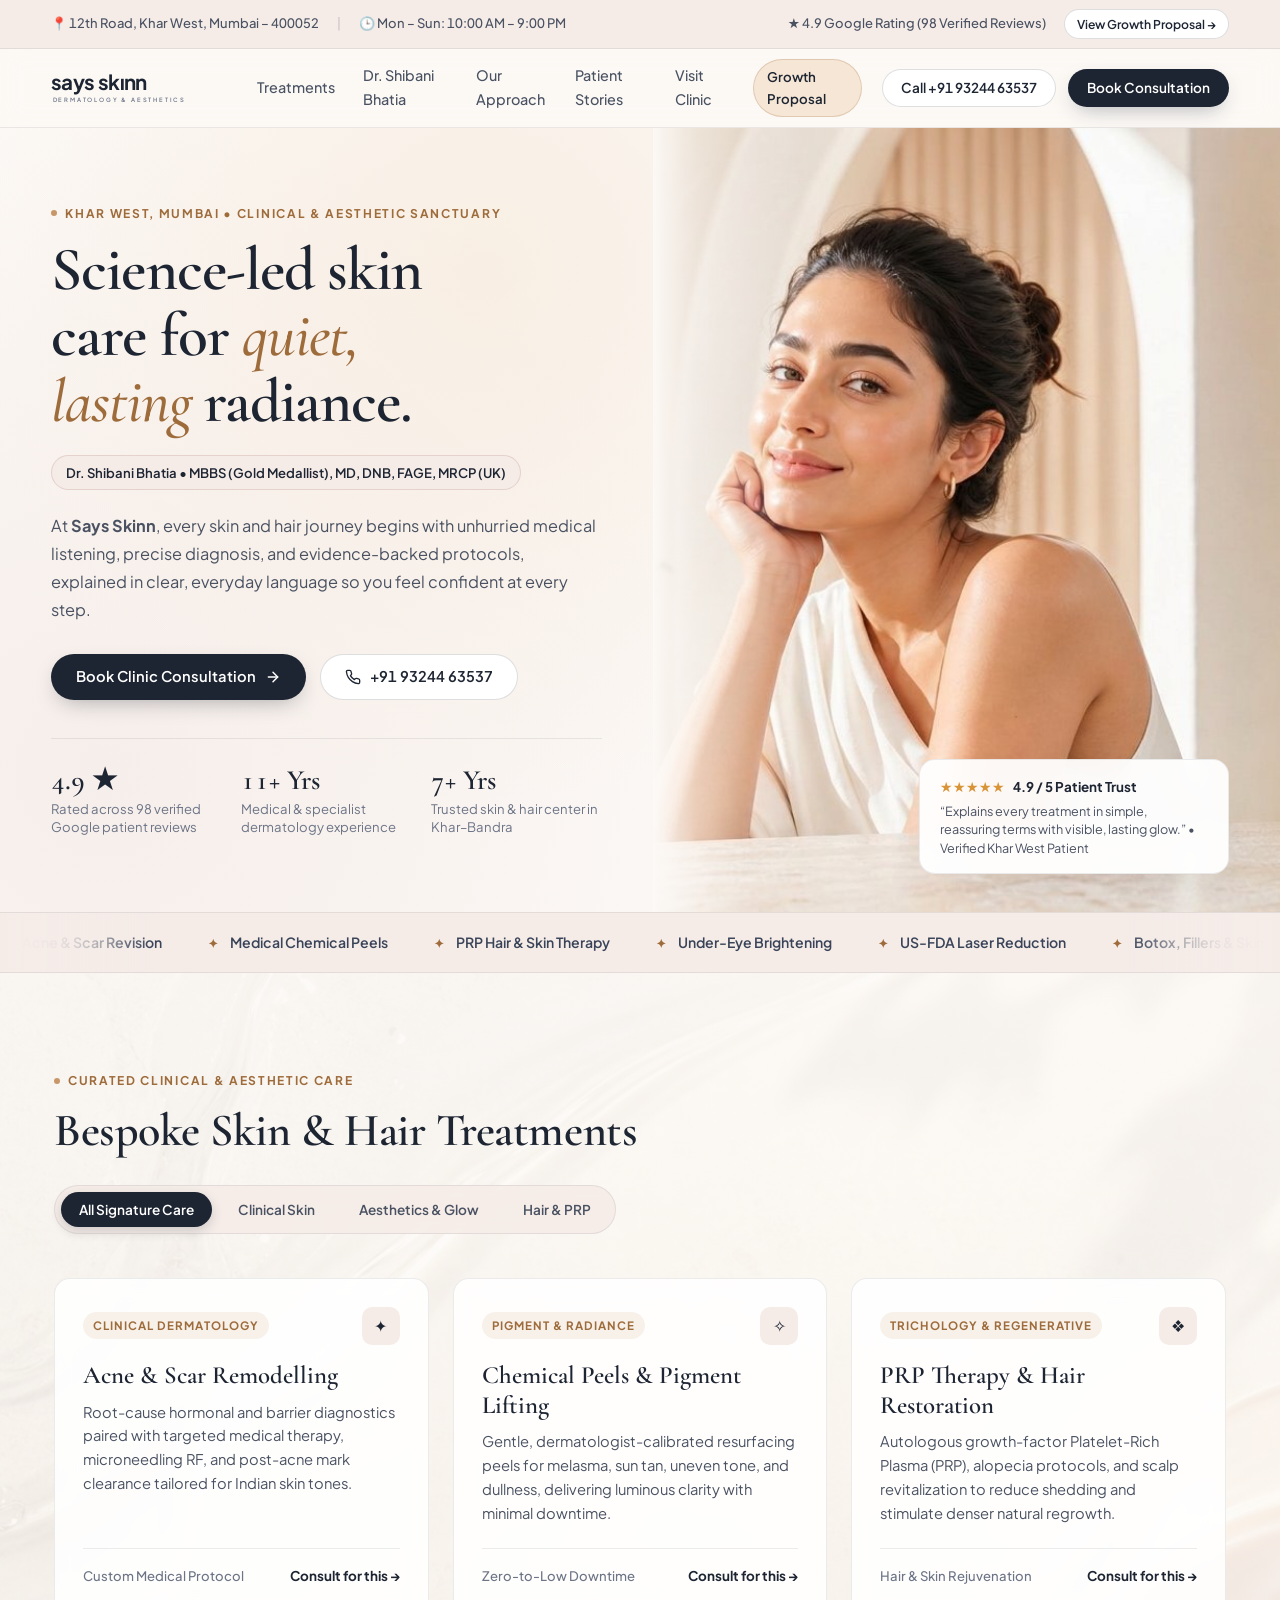
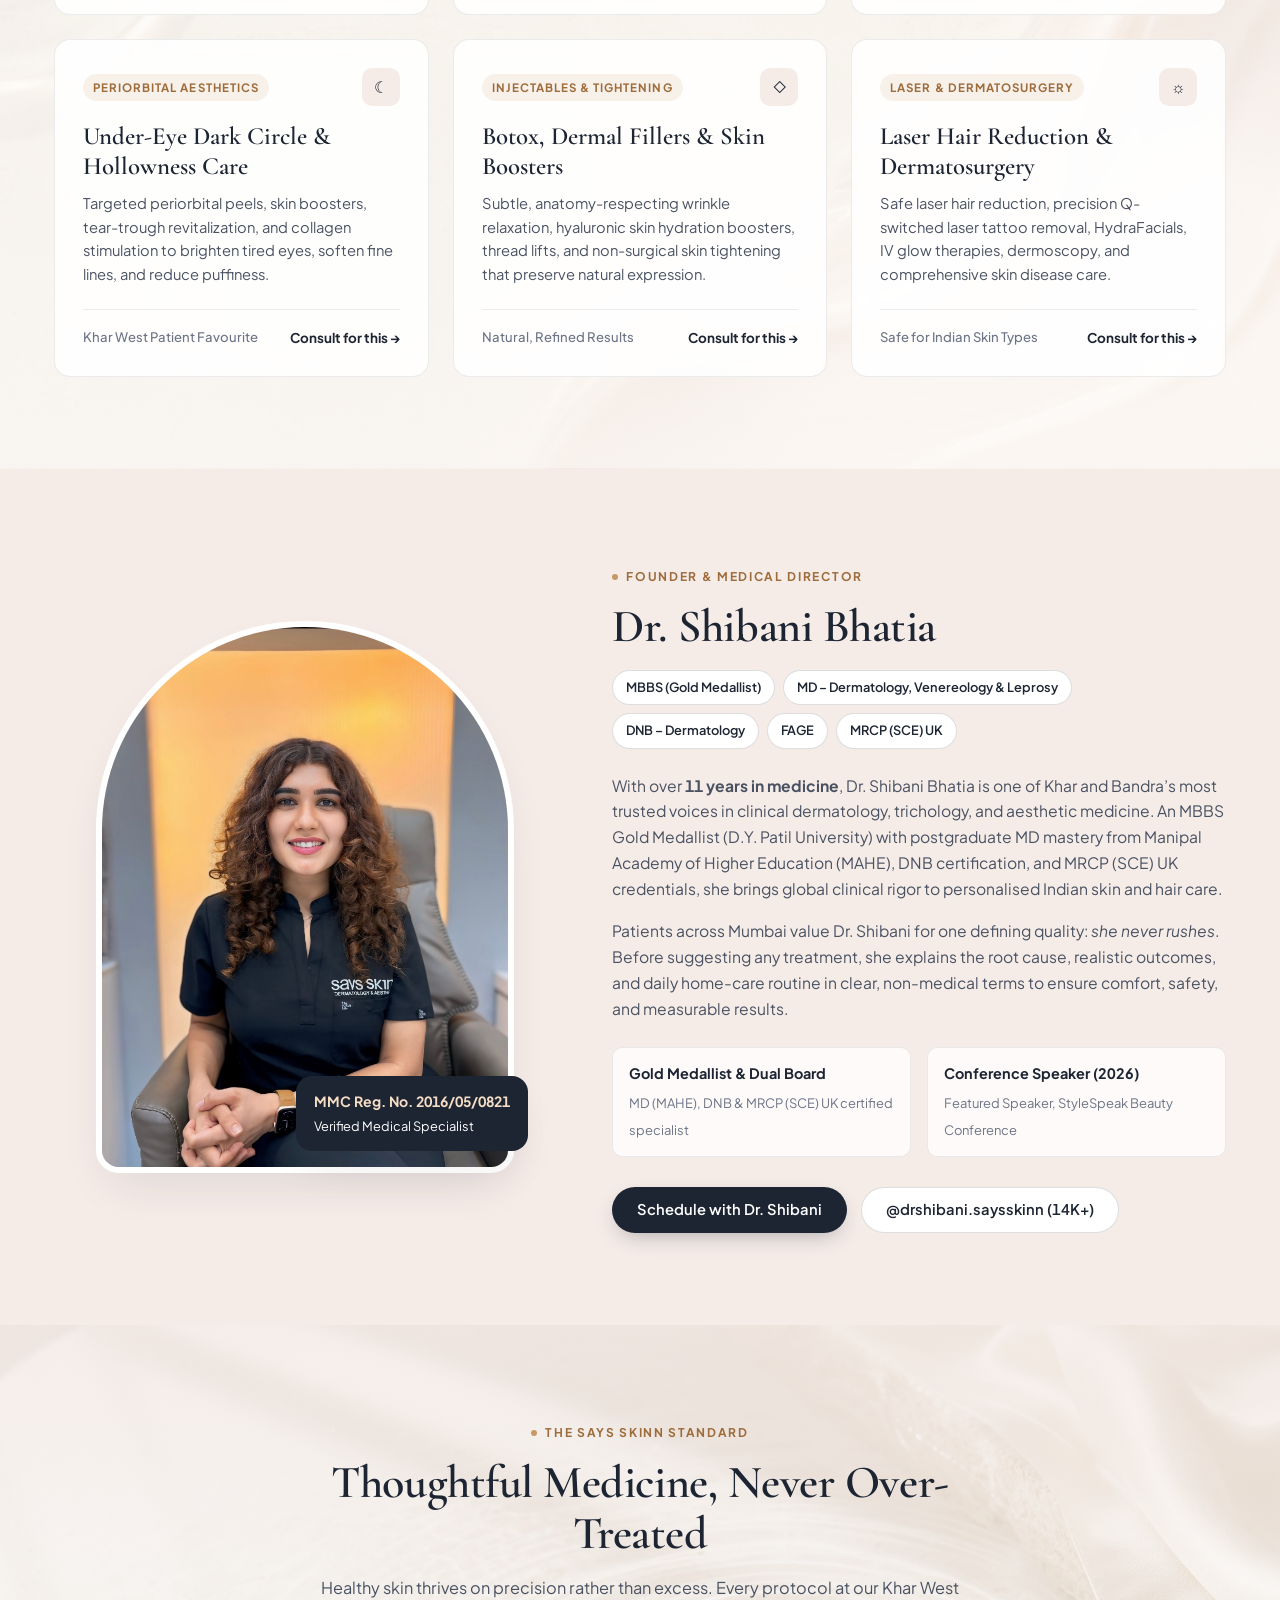
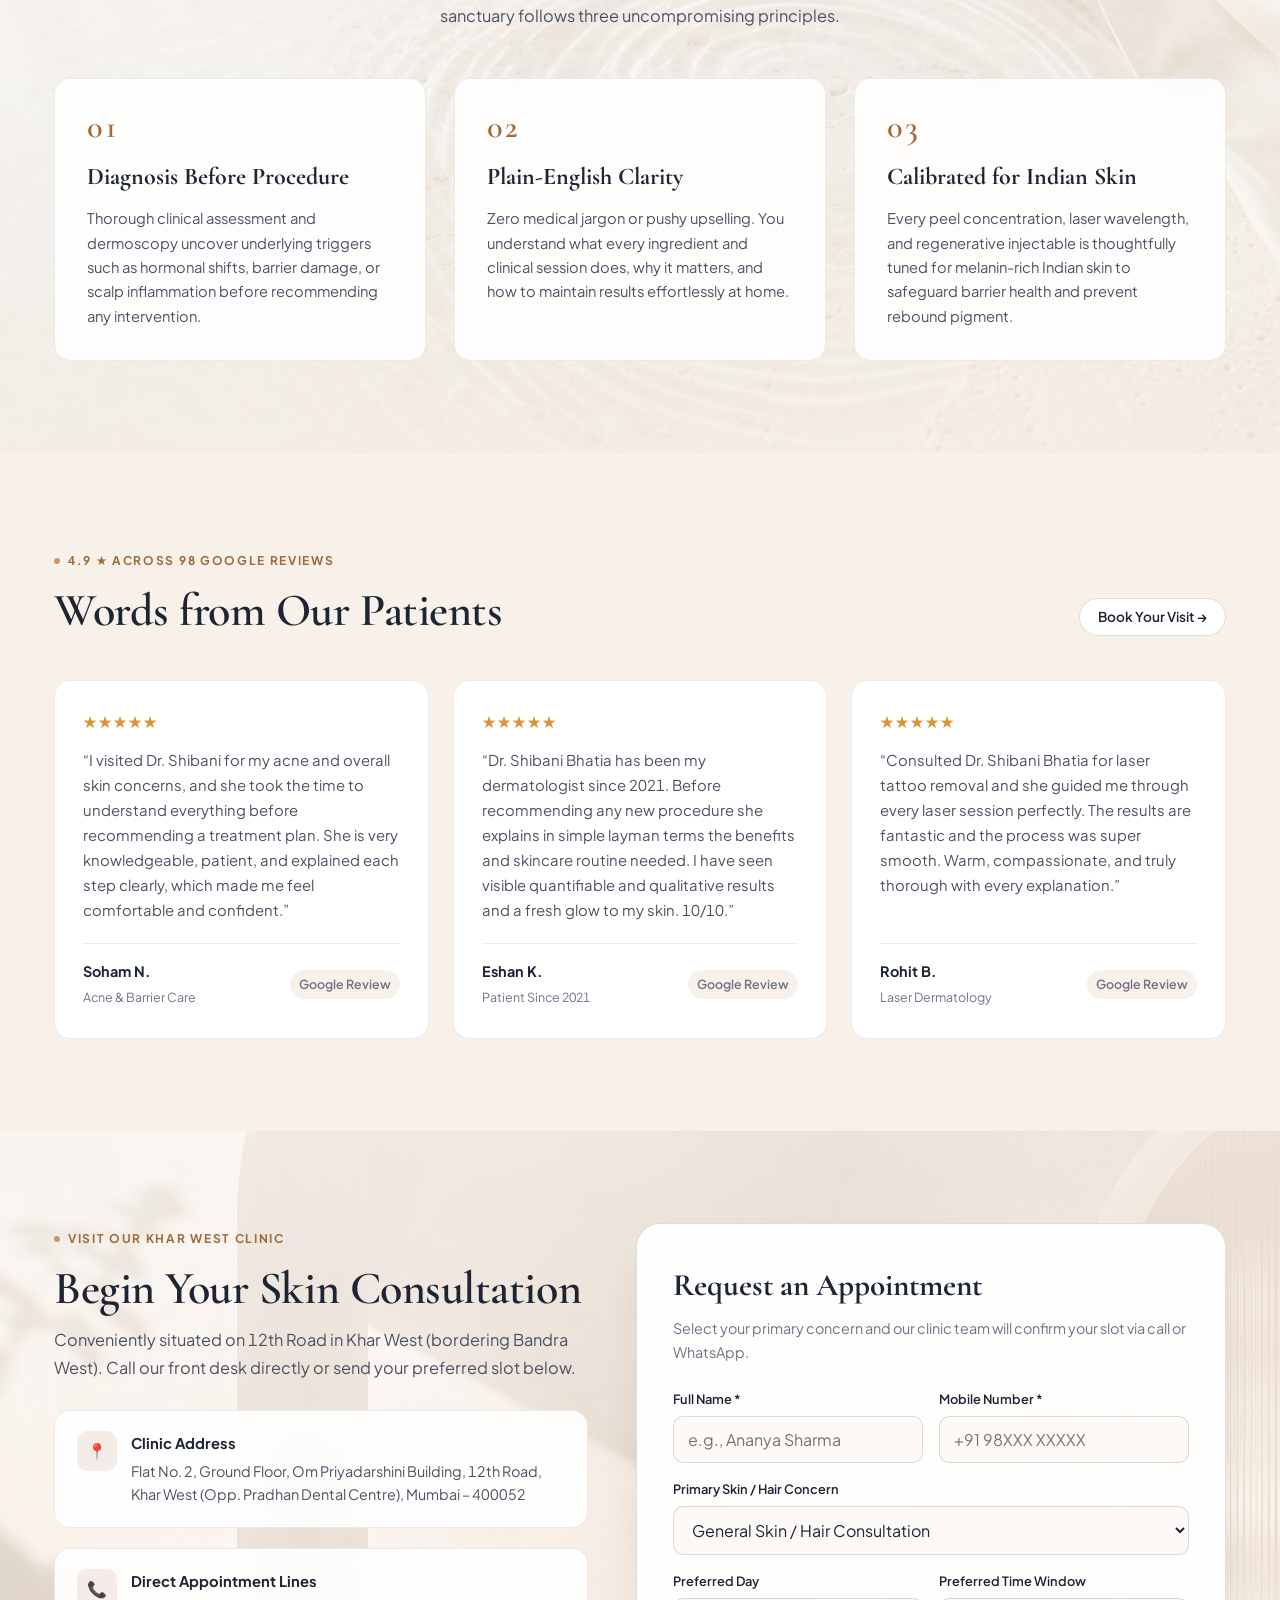
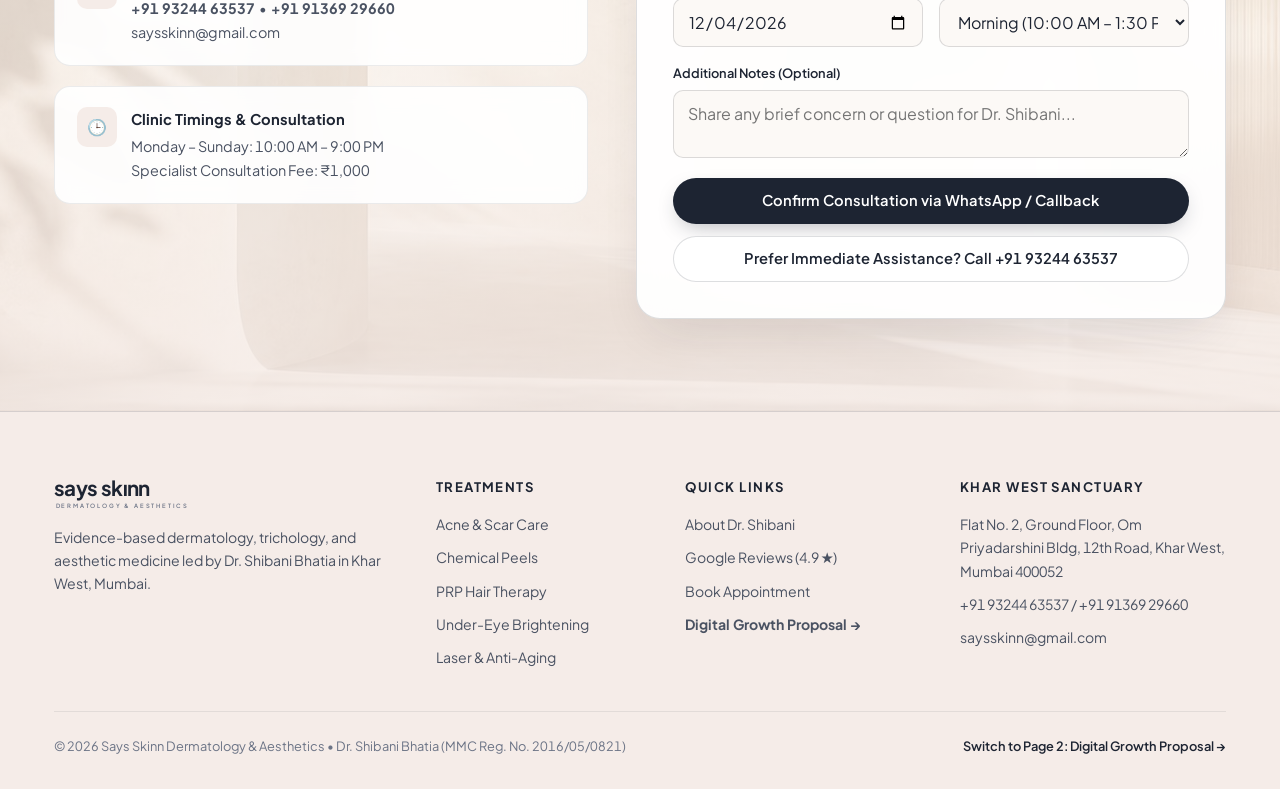
<file: index.html>
<!DOCTYPE html>
<html lang="en">
<head>
  <meta charset="UTF-8" />
  <meta name="viewport" content="width=device-width, initial-scale=1.0" />

  <!-- Primary SEO Metadata -->
  <title>Says Skinn | Dermatology &amp; Aesthetics • Dr. Shibani Bhatia (Khar West, Mumbai)</title>
  <meta name="title" content="Says Skinn | Dermatology &amp; Aesthetics • Dr. Shibani Bhatia (Khar West, Mumbai)" />
  <meta name="description" content="Consult Dr. Shibani Bhatia (MBBS Gold Medallist, MD, DNB, FAGE, MRCP UK) at Says Skinn Dermatology, Trichology &amp; Aesthetics, 12th Road, Khar West, Mumbai. Specialist care for Acne, Chemical Peels, PRP Hair Therapy, Under-Eye Dark Circles, Laser &amp; Anti-Aging. Rated 4.9★ on Google." />
  <meta name="keywords" content="Dr. Shibani Bhatia, Says Skinn, Dermatologist in Khar West, Skin Specialist Bandra, Dermatology Clinic Mumbai, Acne Treatment Khar, PRP Hair Treatment Mumbai, Chemical Peels Khar West, Under Eye Treatment Mumbai, Laser Hair Reduction Khar" />
  <meta name="author" content="Dr. Shibani Bhatia, Says Skinn Dermatology &amp; Aesthetics" />
  <meta name="robots" content="index, follow, max-image-preview:large, max-snippet:-1, max-video-preview:-1" />
  <meta name="theme-color" content="#FCF9F6" />
  <meta name="format-detection" content="telephone=yes" />
  <meta name="geo.region" content="IN-MH" />
  <meta name="geo.placename" content="Khar West, Mumbai" />
  <link rel="canonical" href="https://drs.stalite.in/" />

  <!-- Favicons & App Manifest -->
  <link rel="icon" type="image/svg+xml" href="./assets/favicon.svg" />
  <link rel="icon" type="image/png" sizes="32x32" href="./assets/favicon-32x32.png" />
  <link rel="shortcut icon" href="./favicon.ico" />
  <link rel="apple-touch-icon" sizes="180x180" href="./assets/apple-touch-icon.png" />
  <link rel="manifest" href="./site.webmanifest" />

  <!-- Open Graph / WhatsApp / LinkedIn / Facebook -->
  <meta property="og:type" content="website" />
  <meta property="og:locale" content="en_IN" />
  <meta property="og:site_name" content="Says Skinn Dermatology &amp; Aesthetics" />
  <meta property="og:url" content="https://drs.stalite.in/" />
  <meta property="og:title" content="Says Skinn | Dr. Shibani Bhatia, Dermatologist in Khar West, Mumbai" />
  <meta property="og:description" content="Science-led dermatology, trichology &amp; aesthetic care by Dr. Shibani Bhatia (MBBS Gold Medallist, MD, DNB, FAGE, MRCP UK). 4.9★ across 98 verified Google reviews on 12th Road, Khar West." />
  <meta property="og:image" content="https://drs.stalite.in/assets/og-social-share.jpg" />
  <meta property="og:image:secure_url" content="https://drs.stalite.in/assets/og-social-share.jpg" />
  <meta property="og:image:type" content="image/jpeg" />
  <meta property="og:image:width" content="1729" />
  <meta property="og:image:height" content="910" />
  <meta property="og:image:alt" content="Says Skinn Dermatology &amp; Aesthetics | Dr. Shibani Bhatia, Khar West, Mumbai" />

  <!-- Twitter / X Large Card -->
  <meta name="twitter:card" content="summary_large_image" />
  <meta name="twitter:title" content="Says Skinn | Dr. Shibani Bhatia, Dermatologist in Khar West, Mumbai" />
  <meta name="twitter:description" content="Science-led dermatology, trichology &amp; aesthetic care by Dr. Shibani Bhatia (MBBS Gold Medallist, MD, DNB, FAGE, MRCP UK) in Khar West, Mumbai." />
  <meta name="twitter:image" content="https://drs.stalite.in/assets/og-social-share.jpg" />
  <meta name="twitter:image:alt" content="Says Skinn Dermatology &amp; Aesthetics | Dr. Shibani Bhatia, Khar West, Mumbai" />

  <!-- Fonts & Styles -->
  <link rel="preconnect" href="https://fonts.googleapis.com" />
  <link rel="preconnect" href="https://fonts.gstatic.com" crossorigin />
  <link href="https://fonts.googleapis.com/css2?family=Cormorant+Garamond:ital,wght@0,500;0,600;1,500;1,600&family=Plus+Jakarta+Sans:wght@400;500;600;700&display=swap" rel="stylesheet" />
  <link rel="stylesheet" href="./styles.css" />

  <!-- Structured Medical Clinic & Physician Schema for SEO + AISO (ChatGPT / AI Search) -->
  <script type="application/ld+json">
  {
    "@context": "https://schema.org",
    "@type": "MedicalClinic",
    "name": "Says Skinn Dermatology & Aesthetics",
    "url": "https://drs.stalite.in/",
    "image": "https://drs.stalite.in/assets/og-social-share.jpg",
    "medicalSpecialty": "Dermatology",
    "telephone": "+91-93244-63537",
    "email": "saysskinn@gmail.com",
    "priceRange": "₹1,000",
    "openingHours": "Mo-Su 10:00-21:00",
    "sameAs": [
      "https://www.instagram.com/drshibani.saysskinn/"
    ],
    "address": {
      "@type": "PostalAddress",
      "streetAddress": "Flat No. 2, Ground Floor, Om Priyadarshini Building, 12th Road, Khar West",
      "addressLocality": "Mumbai",
      "addressRegion": "Maharashtra",
      "postalCode": "400052",
      "addressCountry": "IN"
    },
    "aggregateRating": {
      "@type": "AggregateRating",
      "ratingValue": "4.9",
      "reviewCount": "98"
    },
    "founder": {
      "@type": "Physician",
      "name": "Dr. Shibani Bhatia",
      "jobTitle": "Founder & Medical Director, Dermatologist, Trichologist & Cosmetologist",
      "description": "MBBS (Gold Medallist), MD Dermatology, DNB, FAGE, MRCP (SCE) UK with 11+ years of experience."
    }
  }
  </script>
</head>
<body class="has-mobile-cta">

  <!-- Top Blush-Pearl Utility Ribbon (Full Width) -->
  <div class="utility-bar">
    <div class="container-fluid utility-inner">
      <div class="utility-left">
        <span class="utility-item">📍 12th Road, Khar West, Mumbai – 400052</span>
        <span class="utility-sep">|</span>
        <span class="utility-item">🕒 Mon – Sun: 10:00 AM – 9:00 PM</span>
      </div>
      <div class="utility-right">
        <span class="utility-item">★ 4.9 Google Rating (98 Verified Reviews)</span>
        <a href="./proposal.html" class="page-switch-pill" title="Open Page 2: Digital Growth Proposal">
          View Growth Proposal →
        </a>
      </div>
    </div>
  </div>

  <!-- Sticky Light Header (Full Width) -->
  <header class="site-header">
    <div class="container-fluid header-inner">
      <a href="./index.html" class="brand-logo" aria-label="Says Skinn Dermatology & Aesthetics">
        <!-- Custom Brand Wordmark inspired by Official Clinic Typography -->
        <svg viewBox="0 0 248 48" fill="none" xmlns="http://www.w3.org/2000/svg" role="img" aria-label="says skinn dermatology and aesthetics">
          <text x="0" y="27" fill="#1D2432" font-family="'Plus Jakarta Sans', sans-serif" font-size="27.5" font-weight="700" letter-spacing="-0.03em">says skınn</text>
          <text x="2" y="42" fill="#6C7486" font-family="'Plus Jakarta Sans', sans-serif" font-size="7.8" font-weight="600" letter-spacing="0.31em">DERMATOLOGY &amp; AESTHETICS</text>
        </svg>
      </a>

      <nav class="main-nav" id="mainNav" aria-label="Primary Navigation">
        <a href="#treatments" class="nav-link">Treatments</a>
        <a href="#doctor" class="nav-link">Dr. Shibani Bhatia</a>
        <a href="#philosophy" class="nav-link">Our Approach</a>
        <a href="#reviews" class="nav-link">Patient Stories</a>
        <a href="#contact" class="nav-link">Visit Clinic</a>
        <a href="./proposal.html" class="nav-proposal-badge">Growth Proposal</a>
      </nav>

      <div class="header-actions">
        <a href="tel:+919324463537" class="btn btn-secondary btn-sm">Call +91 93244 63537</a>
        <a href="#contact" class="btn btn-primary btn-sm">Book Consultation</a>
        <button class="mobile-toggle" id="mobileMenuBtn" aria-label="Toggle Menu" aria-expanded="false">
          <svg width="20" height="20" viewBox="0 0 24 24" fill="none" stroke="currentColor" stroke-width="2" stroke-linecap="round">
            <line x1="3" y1="7" x2="21" y2="7"></line>
            <line x1="3" y1="12" x2="21" y2="12"></line>
            <line x1="3" y1="17" x2="21" y2="17"></line>
          </svg>
        </button>
      </div>
    </div>
  </header>

  <main>
    <!-- Full-Width Hero Section with AI-Generated Light Luxury Dermatology Image -->
    <section class="hero-section">
      <div class="hero-grid">
        <div class="hero-content">
          <div class="eyebrow">
            <span class="eyebrow-dot"></span>
            Khar West, Mumbai • Clinical &amp; Aesthetic Sanctuary
          </div>

          <h1 class="display-xl">
            Science-led skin care for <em>quiet, lasting</em> radiance.
          </h1>

          <div class="credential-inline">
            Dr. Shibani Bhatia • MBBS (Gold Medallist), MD, DNB, FAGE, MRCP (UK)
          </div>

          <p class="lead-copy">
            At <strong>Says Skinn</strong>, every skin and hair journey begins with unhurried medical listening, precise diagnosis, and evidence-backed protocols, explained in clear, everyday language so you feel confident at every step.
          </p>

          <div class="hero-cta-group">
            <a href="#contact" class="btn btn-primary">
              Book Clinic Consultation
              <svg width="16" height="16" viewBox="0 0 24 24" fill="none" stroke="currentColor" stroke-width="2.2" stroke-linecap="round" stroke-linejoin="round"><path d="M5 12h14"/><path d="m12 5 7 7-7 7"/></svg>
            </a>
            <a href="tel:+919324463537" class="btn btn-secondary">
              <svg width="16" height="16" viewBox="0 0 24 24" fill="none" stroke="currentColor" stroke-width="2" stroke-linecap="round" stroke-linejoin="round"><path d="M22 16.92v3a2 2 0 0 1-2.18 2 19.79 19.79 0 0 1-8.63-3.07 19.5 19.5 0 0 1-6-6 19.79 19.79 0 0 1-3.07-8.67A2 2 0 0 1 4.11 2h3a2 2 0 0 1 2 1.72c.127.96.361 1.903.7 2.81a2 2 0 0 1-.45 2.11L8.09 9.91a16 16 0 0 0 6 6l1.27-1.27a2 2 0 0 1 2.11-.45c.907.339 1.85.573 2.81.7A2 2 0 0 1 22 16.92z"/></svg>
              +91 93244 63537
            </a>
          </div>

          <div class="hero-trust-row">
            <div class="trust-metric">
              <strong>4.9 ★</strong>
              <span>Rated across 98 verified Google patient reviews</span>
            </div>
            <div class="trust-metric">
              <strong>11+ Yrs</strong>
              <span>Medical &amp; specialist dermatology experience</span>
            </div>
            <div class="trust-metric">
              <strong>7+ Yrs</strong>
              <span>Trusted skin &amp; hair center in Khar–Bandra</span>
            </div>
          </div>
        </div>

        <div class="hero-visual">
          <div class="hero-image-frame">
            <img
              src="./assets/hero-dermatology.jpg"
              alt="Radiant skin care consultation atmosphere at Says Skinn Dermatology & Aesthetics in Khar West, Mumbai"
              width="1200"
              height="750"
            />
          </div>
          <div class="hero-floating-card">
            <div class="floating-rating">
              <span class="stars">★★★★★</span>
              <span>4.9 / 5 Patient Trust</span>
            </div>
            <p>“Explains every treatment in simple, reassuring terms with visible, lasting glow.” • Verified Khar West Patient</p>
          </div>
        </div>
      </div>
    </section>

    <!-- Core Specializations Marquee Strip with Side Fades -->
    <div class="specialty-ribbon" aria-label="Core Specializations">
      <div class="specialty-marquee">
        <div class="specialty-marquee-track">
          <ul class="specialty-list">
            <li>Acne &amp; Scar Revision</li>
            <li>Medical Chemical Peels</li>
            <li>PRP Hair &amp; Skin Therapy</li>
            <li>Under-Eye Brightening</li>
            <li>US-FDA Laser Reduction</li>
            <li>Botox, Fillers &amp; Skin Boosters</li>
            <li aria-hidden="true">Acne &amp; Scar Revision</li>
            <li aria-hidden="true">Medical Chemical Peels</li>
            <li aria-hidden="true">PRP Hair &amp; Skin Therapy</li>
            <li aria-hidden="true">Under-Eye Brightening</li>
            <li aria-hidden="true">US-FDA Laser Reduction</li>
            <li aria-hidden="true">Botox, Fillers &amp; Skin Boosters</li>
          </ul>
          <ul class="specialty-list" aria-hidden="true">
            <li>Acne &amp; Scar Revision</li>
            <li>Medical Chemical Peels</li>
            <li>PRP Hair &amp; Skin Therapy</li>
            <li>Under-Eye Brightening</li>
            <li>US-FDA Laser Reduction</li>
            <li>Botox, Fillers &amp; Skin Boosters</li>
            <li>Acne &amp; Scar Revision</li>
            <li>Medical Chemical Peels</li>
            <li>PRP Hair &amp; Skin Therapy</li>
            <li>Under-Eye Brightening</li>
            <li>US-FDA Laser Reduction</li>
            <li>Botox, Fillers &amp; Skin Boosters</li>
          </ul>
        </div>
      </div>
    </div>

    <!-- Treatments Showcase with Interactive Category Filter -->
    <section class="section section-bg-treatments" id="treatments">
      <div class="container">
        <div class="section-header">
          <div>
            <div class="eyebrow">
              <span class="eyebrow-dot"></span>
              Curated Clinical &amp; Aesthetic Care
            </div>
            <h2 class="display-lg">Bespoke Skin &amp; Hair Treatments</h2>
          </div>

          <div class="filter-tabs" role="tablist" aria-label="Filter Treatments">
            <button class="filter-tab active" data-filter="all" role="tab" aria-selected="true">All Signature Care</button>
            <button class="filter-tab" data-filter="clinical" role="tab" aria-selected="false">Clinical Skin</button>
            <button class="filter-tab" data-filter="aesthetic" role="tab" aria-selected="false">Aesthetics &amp; Glow</button>
            <button class="filter-tab" data-filter="hair" role="tab" aria-selected="false">Hair &amp; PRP</button>
          </div>
        </div>

        <div class="treatments-grid" id="treatmentsGrid">
          <!-- 1. Acne Treatment -->
          <article class="treatment-card" data-category="clinical">
            <div class="treatment-top">
              <div class="treatment-tag-row">
                <span class="treatment-category-pill">Clinical Dermatology</span>
                <span class="treatment-icon" aria-hidden="true">✦</span>
              </div>
              <h3>Acne &amp; Scar Remodelling</h3>
              <p>Root-cause hormonal and barrier diagnostics paired with targeted medical therapy, microneedling RF, and post-acne mark clearance tailored for Indian skin tones.</p>
            </div>
            <div class="treatment-footer">
              <span class="treatment-meta">Custom Medical Protocol</span>
              <button type="button" class="treatment-book-btn" data-treatment="Acne & Scar Treatment">Consult for this →</button>
            </div>
          </article>

          <!-- 2. Chemical Peels -->
          <article class="treatment-card" data-category="aesthetic">
            <div class="treatment-top">
              <div class="treatment-tag-row">
                <span class="treatment-category-pill">Pigment &amp; Radiance</span>
                <span class="treatment-icon" aria-hidden="true">✧</span>
              </div>
              <h3>Chemical Peels &amp; Pigment Lifting</h3>
              <p>Gentle, dermatologist-calibrated resurfacing peels for melasma, sun tan, uneven tone, and dullness, delivering luminous clarity with minimal downtime.</p>
            </div>
            <div class="treatment-footer">
              <span class="treatment-meta">Zero-to-Low Downtime</span>
              <button type="button" class="treatment-book-btn" data-treatment="Chemical Peels & Pigment Lifting">Consult for this →</button>
            </div>
          </article>

          <!-- 3. PRP Therapy -->
          <article class="treatment-card" data-category="hair">
            <div class="treatment-top">
              <div class="treatment-tag-row">
                <span class="treatment-category-pill">Trichology &amp; Regenerative</span>
                <span class="treatment-icon" aria-hidden="true">❖</span>
              </div>
              <h3>PRP Therapy &amp; Hair Restoration</h3>
              <p>Autologous growth-factor Platelet-Rich Plasma (PRP), alopecia protocols, and scalp revitalization to reduce shedding and stimulate denser natural regrowth.</p>
            </div>
            <div class="treatment-footer">
              <span class="treatment-meta">Hair &amp; Skin Rejuvenation</span>
              <button type="button" class="treatment-book-btn" data-treatment="PRP Therapy & Hair Restoration">Consult for this →</button>
            </div>
          </article>

          <!-- 4. Under-Eye Care -->
          <article class="treatment-card" data-category="aesthetic">
            <div class="treatment-top">
              <div class="treatment-tag-row">
                <span class="treatment-category-pill">Periorbital Aesthetics</span>
                <span class="treatment-icon" aria-hidden="true">☾</span>
              </div>
              <h3>Under-Eye Dark Circle &amp; Hollowness Care</h3>
              <p>Targeted periorbital peels, skin boosters, tear-trough revitalization, and collagen stimulation to brighten tired eyes, soften fine lines, and reduce puffiness.</p>
            </div>
            <div class="treatment-footer">
              <span class="treatment-meta">Khar West Patient Favourite</span>
              <button type="button" class="treatment-book-btn" data-treatment="Under-Eye Care & Brightening">Consult for this →</button>
            </div>
          </article>

          <!-- 5. Anti-Aging, Botox & Fillers -->
          <article class="treatment-card" data-category="aesthetic">
            <div class="treatment-top">
              <div class="treatment-tag-row">
                <span class="treatment-category-pill">Injectables &amp; Tightening</span>
                <span class="treatment-icon" aria-hidden="true">◇</span>
              </div>
              <h3>Botox, Dermal Fillers &amp; Skin Boosters</h3>
              <p>Subtle, anatomy-respecting wrinkle relaxation, hyaluronic skin hydration boosters, thread lifts, and non-surgical skin tightening that preserve natural expression.</p>
            </div>
            <div class="treatment-footer">
              <span class="treatment-meta">Natural, Refined Results</span>
              <button type="button" class="treatment-book-btn" data-treatment="Anti-Aging, Botox & Skin Boosters">Consult for this →</button>
            </div>
          </article>

          <!-- 6. Laser & Medi-Facials -->
          <article class="treatment-card" data-category="clinical">
            <div class="treatment-top">
              <div class="treatment-tag-row">
                <span class="treatment-category-pill">Laser &amp; Dermatosurgery</span>
                <span class="treatment-icon" aria-hidden="true">☼</span>
              </div>
              <h3>Laser Hair Reduction &amp; Dermatosurgery</h3>
              <p>Safe laser hair reduction, precision Q-switched laser tattoo removal, HydraFacials, IV glow therapies, dermoscopy, and comprehensive skin disease care.</p>
            </div>
            <div class="treatment-footer">
              <span class="treatment-meta">Safe for Indian Skin Types</span>
              <button type="button" class="treatment-book-btn" data-treatment="Laser Treatments & Medi-Facials">Consult for this →</button>
            </div>
          </article>
        </div>
      </div>
    </section>

    <!-- Meet Dr. Shibani Bhatia (Authentic Portrait + Official Clinic Credentials) -->
    <section class="section section-blush" id="doctor">
      <div class="container doctor-grid">
        <div class="doctor-portrait-wrap">
          <div class="doctor-portrait-arch">
            <img
              src="./assets/dr-shibani-bhatia.jpg"
              alt="Dr. Shibani Bhatia, Founder & Medical Director at Says Skinn Dermatology & Aesthetics, Khar West"
              width="800"
              height="1000"
            />
          </div>
          <div class="doctor-reg-badge">
            <strong>MMC Reg. No. 2016/05/0821</strong>
            <span>Verified Medical Specialist</span>
          </div>
        </div>

        <div class="doctor-bio">
          <div class="eyebrow">
            <span class="eyebrow-dot"></span>
            Founder &amp; Medical Director
          </div>
          <h2 class="display-lg">Dr. Shibani Bhatia</h2>

          <div class="degree-badges" aria-label="Medical Qualifications">
            <span class="degree-pill">MBBS (Gold Medallist)</span>
            <span class="degree-pill">MD – Dermatology, Venereology &amp; Leprosy</span>
            <span class="degree-pill">DNB – Dermatology</span>
            <span class="degree-pill">FAGE</span>
            <span class="degree-pill">MRCP (SCE) UK</span>
          </div>

          <p>
            With over <strong>11 years in medicine</strong>, Dr. Shibani Bhatia is one of Khar and Bandra’s most trusted voices in clinical dermatology, trichology, and aesthetic medicine. An MBBS Gold Medallist (D.Y. Patil University) with postgraduate MD mastery from Manipal Academy of Higher Education (MAHE), DNB certification, and MRCP (SCE) UK credentials, she brings global clinical rigor to personalised Indian skin and hair care.
          </p>
          <p>
            Patients across Mumbai value Dr. Shibani for one defining quality: <em>she never rushes</em>. Before suggesting any treatment, she explains the root cause, realistic outcomes, and daily home-care routine in clear, non-medical terms to ensure comfort, safety, and measurable results.
          </p>

          <div class="doctor-highlights">
            <div class="doc-highlight-item">
              <strong>Gold Medallist &amp; Dual Board</strong>
              <span>MD (MAHE), DNB &amp; MRCP (SCE) UK certified specialist</span>
            </div>
            <div class="doc-highlight-item">
              <strong>Conference Speaker (2026)</strong>
              <span>Featured Speaker, StyleSpeak Beauty Conference</span>
            </div>
          </div>

          <div class="hero-cta-group" style="margin-bottom: 0;">
            <a href="#contact" class="btn btn-primary">Schedule with Dr. Shibani</a>
            <a href="https://www.instagram.com/drshibani.saysskinn/" target="_blank" rel="noopener noreferrer" class="btn btn-secondary">
              @drshibani.saysskinn (14K+)
            </a>
          </div>
        </div>
      </div>
    </section>

    <!-- 3-Step Clinical Philosophy -->
    <section class="section section-bg-philosophy" id="philosophy">
      <div class="container">
        <div class="section-header-center">
          <div class="eyebrow">
            <span class="eyebrow-dot"></span>
            The Says Skinn Standard
          </div>
          <h2 class="display-lg">Thoughtful Medicine, Never Over-Treated</h2>
          <p class="lead-copy">
            Healthy skin thrives on precision rather than excess. Every protocol at our Khar West sanctuary follows three uncompromising principles.
          </p>
        </div>

        <div class="pillars-row">
          <div class="pillar-box">
            <div class="pillar-num">01</div>
            <h3>Diagnosis Before Procedure</h3>
            <p>Thorough clinical assessment and dermoscopy uncover underlying triggers such as hormonal shifts, barrier damage, or scalp inflammation before recommending any intervention.</p>
          </div>
          <div class="pillar-box">
            <div class="pillar-num">02</div>
            <h3>Plain-English Clarity</h3>
            <p>Zero medical jargon or pushy upselling. You understand what every ingredient and clinical session does, why it matters, and how to maintain results effortlessly at home.</p>
          </div>
          <div class="pillar-box">
            <div class="pillar-num">03</div>
            <h3>Calibrated for Indian Skin</h3>
            <p>Every peel concentration, laser wavelength, and regenerative injectable is thoughtfully tuned for melanin-rich Indian skin to safeguard barrier health and prevent rebound pigment.</p>
          </div>
        </div>
      </div>
    </section>

    <!-- Authentic Google Reviews -->
    <section class="section section-sand" id="reviews">
      <div class="container">
        <div class="section-header">
          <div>
            <div class="eyebrow">
              <span class="eyebrow-dot"></span>
              4.9 ★ Across 98 Google Reviews
            </div>
            <h2 class="display-lg">Words from Our Patients</h2>
          </div>
          <a href="#contact" class="btn btn-secondary btn-sm">Book Your Visit →</a>
        </div>

        <div class="reviews-grid">
          <article class="review-card">
            <div>
              <div class="stars" style="margin-bottom: 12px;">★★★★★</div>
              <p class="review-quote">
                “I visited Dr. Shibani for my acne and overall skin concerns, and she took the time to understand everything before recommending a treatment plan. She is very knowledgeable, patient, and explained each step clearly, which made me feel comfortable and confident.”
              </p>
            </div>
            <div class="review-author">
              <div>
                <strong>Soham N.</strong>
                <span>Acne &amp; Barrier Care</span>
              </div>
              <span class="google-verified-tag">Google Review</span>
            </div>
          </article>

          <article class="review-card">
            <div>
              <div class="stars" style="margin-bottom: 12px;">★★★★★</div>
              <p class="review-quote">
                “Dr. Shibani Bhatia has been my dermatologist since 2021. Before recommending any new procedure she explains in simple layman terms the benefits and skincare routine needed. I have seen visible quantifiable and qualitative results and a fresh glow to my skin. 10/10.”
              </p>
            </div>
            <div class="review-author">
              <div>
                <strong>Eshan K.</strong>
                <span>Patient Since 2021</span>
              </div>
              <span class="google-verified-tag">Google Review</span>
            </div>
          </article>

          <article class="review-card">
            <div>
              <div class="stars" style="margin-bottom: 12px;">★★★★★</div>
              <p class="review-quote">
                “Consulted Dr. Shibani Bhatia for laser tattoo removal and she guided me through every laser session perfectly. The results are fantastic and the process was super smooth. Warm, compassionate, and truly thorough with every explanation.”
              </p>
            </div>
            <div class="review-author">
              <div>
                <strong>Rohit B.</strong>
                <span>Laser Dermatology</span>
              </div>
              <span class="google-verified-tag">Google Review</span>
            </div>
          </article>
        </div>
      </div>
    </section>

    <!-- Consultation & Khar West Location Section -->
    <section class="section section-bg-consultation" id="contact">
      <div class="container booking-grid">
        <div>
          <div class="eyebrow">
            <span class="eyebrow-dot"></span>
            Visit Our Khar West Clinic
          </div>
          <h2 class="display-lg">Begin Your Skin Consultation</h2>
          <p class="lead-copy" style="margin-top: 12px;">
            Conveniently situated on 12th Road in Khar West (bordering Bandra West). Call our front desk directly or send your preferred slot below.
          </p>

          <div class="clinic-details-list">
            <div class="clinic-detail-card">
              <div class="detail-icon" aria-hidden="true">📍</div>
              <div>
                <h4>Clinic Address</h4>
                <p>Flat No. 2, Ground Floor, Om Priyadarshini Building, 12th Road, Khar West (Opp. Pradhan Dental Centre), Mumbai – 400052</p>
              </div>
            </div>

            <div class="clinic-detail-card">
              <div class="detail-icon" aria-hidden="true">📞</div>
              <div>
                <h4>Direct Appointment Lines</h4>
                <p>
                  <a href="tel:+919324463537"><strong>+91 93244 63537</strong></a> &nbsp;•&nbsp;
                  <a href="tel:+919136929660"><strong>+91 91369 29660</strong></a><br />
                  <a href="mailto:saysskinn@gmail.com">saysskinn@gmail.com</a>
                </p>
              </div>
            </div>

            <div class="clinic-detail-card">
              <div class="detail-icon" aria-hidden="true">🕒</div>
              <div>
                <h4>Clinic Timings &amp; Consultation</h4>
                <p>Monday – Sunday: 10:00 AM – 9:00 PM<br />Specialist Consultation Fee: ₹1,000</p>
              </div>
            </div>
          </div>
        </div>

        <div class="booking-form-card">
          <h3>Request an Appointment</h3>
          <p>Select your primary concern and our clinic team will confirm your slot via call or WhatsApp.</p>

          <form id="consultationForm">
            <div class="form-grid">
              <div class="form-field">
                <label for="patientName">Full Name *</label>
                <input type="text" id="patientName" name="patientName" placeholder="e.g., Ananya Sharma" required />
              </div>

              <div class="form-field">
                <label for="patientPhone">Mobile Number *</label>
                <input type="tel" id="patientPhone" name="patientPhone" placeholder="+91 98XXX XXXXX" required />
              </div>

              <div class="form-field full">
                <label for="treatmentSelect">Primary Skin / Hair Concern</label>
                <select id="treatmentSelect" name="treatmentSelect">
                  <option value="General Dermatology Consultation">General Skin / Hair Consultation</option>
                  <option value="Acne & Scar Treatment">Acne &amp; Acne Scar Revision</option>
                  <option value="Chemical Peels & Pigment Lifting">Chemical Peels &amp; Pigmentation Care</option>
                  <option value="PRP Therapy & Hair Restoration">PRP Therapy &amp; Hair Loss Care</option>
                  <option value="Under-Eye Care & Brightening">Under-Eye Dark Circles &amp; Rejuvenation</option>
                  <option value="Anti-Aging, Botox & Skin Boosters">Botox, Fillers &amp; Anti-Aging</option>
                  <option value="Laser Treatments & Medi-Facials">Laser Hair Reduction / Medi-Facials</option>
                </select>
              </div>

              <div class="form-field">
                <label for="preferredDay">Preferred Day</label>
                <input type="date" id="preferredDay" name="preferredDay" />
              </div>

              <div class="form-field">
                <label for="preferredSlot">Preferred Time Window</label>
                <select id="preferredSlot" name="preferredSlot">
                  <option value="Morning (10:00 AM – 1:30 PM)">Morning (10:00 AM – 1:30 PM)</option>
                  <option value="Afternoon (2:00 PM – 5:00 PM)">Afternoon (2:00 PM – 5:00 PM)</option>
                  <option value="Evening (5:00 PM – 8:30 PM)">Evening (5:00 PM – 8:30 PM)</option>
                </select>
              </div>

              <div class="form-field full">
                <label for="patientNotes">Additional Notes (Optional)</label>
                <textarea id="patientNotes" name="patientNotes" rows="2" placeholder="Share any brief concern or question for Dr. Shibani..."></textarea>
              </div>
            </div>

            <div class="form-submit-row">
              <button type="submit" class="btn btn-primary" style="width: 100%;">
                Confirm Consultation via WhatsApp / Callback
              </button>
              <a href="tel:+919324463537" class="btn btn-secondary" style="width: 100%;">
                Prefer Immediate Assistance? Call +91 93244 63537
              </a>
              <div class="form-feedback" id="formFeedback" role="status" aria-live="polite"></div>
            </div>
          </form>
        </div>
      </div>
    </section>
  </main>

  <!-- Refined Light Footer -->
  <footer class="site-footer">
    <div class="container">
      <div class="footer-grid">
        <div class="footer-col">
          <a href="./index.html" class="brand-logo" style="margin-bottom: 14px;">
            <svg viewBox="0 0 248 48" fill="none" xmlns="http://www.w3.org/2000/svg" aria-label="says skinn">
              <text x="0" y="27" fill="#1D2432" font-family="'Plus Jakarta Sans', sans-serif" font-size="27.5" font-weight="700" letter-spacing="-0.03em">says skınn</text>
              <text x="2" y="42" fill="#6C7486" font-family="'Plus Jakarta Sans', sans-serif" font-size="7.8" font-weight="600" letter-spacing="0.31em">DERMATOLOGY &amp; AESTHETICS</text>
            </svg>
          </a>
          <p style="font-size: 0.88rem; color: var(--text-secondary); max-width: 34ch;">
            Evidence-based dermatology, trichology, and aesthetic medicine led by Dr. Shibani Bhatia in Khar West, Mumbai.
          </p>
        </div>

        <div class="footer-col">
          <h4>Treatments</h4>
          <ul class="footer-links">
            <li><a href="#treatments">Acne &amp; Scar Care</a></li>
            <li><a href="#treatments">Chemical Peels</a></li>
            <li><a href="#treatments">PRP Hair Therapy</a></li>
            <li><a href="#treatments">Under-Eye Brightening</a></li>
            <li><a href="#treatments">Laser &amp; Anti-Aging</a></li>
          </ul>
        </div>

        <div class="footer-col">
          <h4>Quick Links</h4>
          <ul class="footer-links">
            <li><a href="#doctor">About Dr. Shibani</a></li>
            <li><a href="#reviews">Google Reviews (4.9 ★)</a></li>
            <li><a href="#contact">Book Appointment</a></li>
            <li><a href="./proposal.html"><strong>Digital Growth Proposal →</strong></a></li>
          </ul>
        </div>

        <div class="footer-col">
          <h4>Khar West Sanctuary</h4>
          <ul class="footer-links">
            <li>Flat No. 2, Ground Floor, Om Priyadarshini Bldg, 12th Road, Khar West, Mumbai 400052</li>
            <li><a href="tel:+919324463537">+91 93244 63537</a> / <a href="tel:+919136929660">+91 91369 29660</a></li>
            <li><a href="mailto:saysskinn@gmail.com">saysskinn@gmail.com</a></li>
          </ul>
        </div>
      </div>

      <div class="footer-bottom">
        <span>© 2026 Says Skinn Dermatology &amp; Aesthetics • Dr. Shibani Bhatia (MMC Reg. No. 2016/05/0821)</span>
        <a href="./proposal.html" style="font-weight: 600; color: var(--brand-navy);">Switch to Page 2: Digital Growth Proposal →</a>
      </div>
    </div>
  </footer>

  <!-- Mobile Sticky Lead-Gen Bar -->
  <div class="mobile-sticky-cta">
    <a href="tel:+919324463537" class="btn btn-secondary">📞 Call Clinic</a>
    <a href="#contact" class="btn btn-primary">Book Visit</a>
  </div>

  <script src="./script.js"></script>
</body>
</html>
</file>
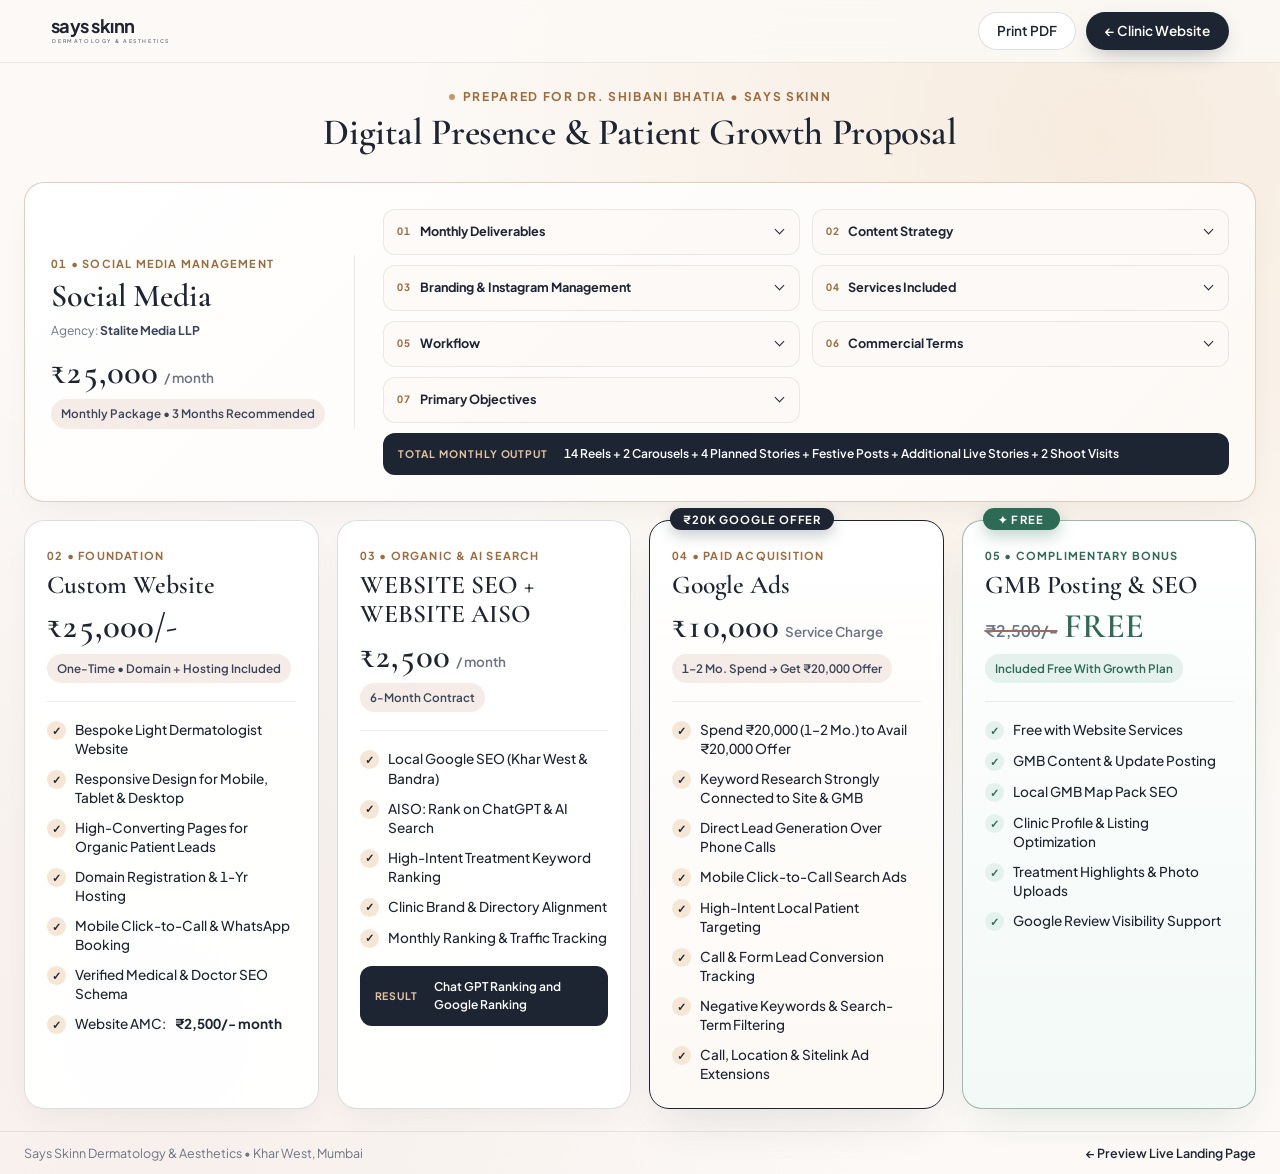
<file: proposal.html>
<!DOCTYPE html>
<html lang="en">
<head>
  <meta charset="UTF-8" />
  <meta name="viewport" content="width=device-width, initial-scale=1.0" />
  <title>Growth Proposal | Says Skinn • Dr. Shibani Bhatia</title>
  <meta name="description" content="Social Media Management, Custom Website, SEO + AISO (ChatGPT Ranking), Google Ads Call-Lead Growth Proposal, and Free GMB Posting &amp; SEO for Dr. Shibani Bhatia, Says Skinn, Khar West, Mumbai." />
  <meta name="robots" content="index, follow" />
  <meta name="theme-color" content="#FCF9F6" />
  <link rel="canonical" href="https://drs.stalite.in/proposal.html" />

  <!-- Favicons & App Manifest -->
  <link rel="icon" type="image/svg+xml" href="./assets/favicon.svg" />
  <link rel="icon" type="image/png" sizes="32x32" href="./assets/favicon-32x32.png" />
  <link rel="shortcut icon" href="./favicon.ico" />
  <link rel="apple-touch-icon" sizes="180x180" href="./assets/apple-touch-icon.png" />
  <link rel="manifest" href="./site.webmanifest" />

  <!-- Open Graph / Social Preview -->
  <meta property="og:type" content="website" />
  <meta property="og:site_name" content="Says Skinn Dermatology &amp; Aesthetics" />
  <meta property="og:url" content="https://drs.stalite.in/proposal.html" />
  <meta property="og:title" content="Digital Growth Proposal | Says Skinn • Dr. Shibani Bhatia" />
  <meta property="og:description" content="Social Media Management, Website, SEO + AISO (ChatGPT Ranking), Google Ads, and Free GMB SEO Plan prepared for Dr. Shibani Bhatia." />
  <meta property="og:image" content="https://drs.stalite.in/assets/og-social-share.jpg" />
  <meta property="og:image:secure_url" content="https://drs.stalite.in/assets/og-social-share.jpg" />
  <meta name="twitter:card" content="summary_large_image" />
  <meta name="twitter:image" content="https://drs.stalite.in/assets/og-social-share.jpg" />

  <link rel="preconnect" href="https://fonts.googleapis.com" />
  <link rel="preconnect" href="https://fonts.gstatic.com" crossorigin />
  <link href="https://fonts.googleapis.com/css2?family=Cormorant+Garamond:ital,wght@0,500;0,600;1,500;1,600&family=Plus+Jakarta+Sans:wght@400;500;600;700&display=swap" rel="stylesheet" />
  <link rel="stylesheet" href="./styles.css" />
</head>
<body class="proposal-single-screen">

  <!-- Compact Single-Screen Top Header (Full Width) -->
  <header class="proposal-topbar">
    <div class="container-fluid proposal-topbar-inner">
      <a href="./index.html" class="brand-logo" aria-label="Says Skinn | Back to Clinic Website">
        <svg viewBox="0 0 248 48" fill="none" xmlns="http://www.w3.org/2000/svg" role="img" aria-label="says skinn dermatology and aesthetics">
          <text x="0" y="27" fill="#1D2432" font-family="'Plus Jakarta Sans', sans-serif" font-size="27.5" font-weight="700" letter-spacing="-0.03em">says skınn</text>
          <text x="2" y="42" fill="#6C7486" font-family="'Plus Jakarta Sans', sans-serif" font-size="7.8" font-weight="600" letter-spacing="0.31em">DERMATOLOGY &amp; AESTHETICS</text>
        </svg>
      </a>

      <div class="proposal-topbar-actions no-print">
        <button type="button" onclick="window.print()" class="btn btn-secondary btn-sm">Print PDF</button>
        <a href="./index.html" class="btn btn-primary btn-sm">← Clinic Website</a>
      </div>
    </div>
  </header>

  <!-- Single-Screen Main Stage with Pricing Cards -->
  <main class="proposal-stage">
    <div class="container proposal-container">
      <div class="proposal-heading-compact">
        <div class="eyebrow" style="margin-bottom: 6px;">
          <span class="eyebrow-dot"></span>
          Prepared for Dr. Shibani Bhatia • Says Skinn
        </div>
        <h1 class="proposal-main-title">Digital Presence &amp; Patient Growth Proposal</h1>
      </div>

      <div class="pricing-cards-grid" aria-label="Growth Proposal Pricing Cards">

        <!-- CARD 1: SOCIAL MEDIA MANAGEMENT -->
        <article class="pricing-card pricing-card-social" aria-label="Dr. Shibani Bhatia – Social Media Management Proposal">
          <div class="pricing-card-head">
            <span class="pricing-tier-label">01 • Social Media Management</span>
            <h2 class="pricing-card-title">Social Media</h2>
            <p class="pricing-agency">Agency: <strong>Stalite Media LLP</strong></p>
            <div class="pricing-price-row">
              <span class="pricing-value">₹25,000</span>
              <span class="pricing-period">/ month</span>
            </div>
            <span class="pricing-term-pill">Monthly Package • 3 Months Recommended</span>
          </div>

          <div class="social-media-details" aria-label="Social Media Management package details">
            <details class="social-detail">
              <summary><span class="social-detail-number">01</span><span>Monthly Deliverables</span></summary>
              <ul class="social-detail-list">
                <li><strong>14 Reels:</strong> 8 Talking Head + 6 Trending/Creative Reels</li>
                <li><strong>2 Carousels:</strong> Educational content and promotional offers</li>
                <li><strong>4 Engagement Stories:</strong> Polls, quizzes, Q&amp;As, etc.</li>
                <li><strong>Additional Live Stories:</strong> Clinic updates, events, behind-the-scenes, etc.</li>
                <li><strong>Festive Posts:</strong> Included in the package</li>
                <li><strong>2 Professional Shoot Visits:</strong> Up to 3 hours each</li>
              </ul>
            </details>

            <details class="social-detail">
              <summary><span class="social-detail-number">02</span><span>Content Strategy</span></summary>
              <ul class="social-detail-list">
                <li><strong>8 Talking Head Reels:</strong> Doctor-led education, FAQs, treatments, skincare tips and myths.</li>
                <li><strong>6 Trending Reels:</strong> Trending audio, relatable content, clinic activities and creative concepts.</li>
                <li>All 8 talking head scripts will be written by Stalite Media and approved by Dr. Shibani before shooting.</li>
                <li>Promotional offers will be accommodated within the 2 monthly carousels.</li>
                <li>Festive posts will be included separately.</li>
                <li>Additional live stories will be uploaded beyond the 4 planned stories.</li>
              </ul>
            </details>

            <details class="social-detail">
              <summary><span class="social-detail-number">03</span><span>Branding &amp; Instagram Management</span></summary>
              <ul class="social-detail-list">
                <li>Continue managing Dr. Shibani's existing Instagram account.</li>
                <li>No separate clinic Instagram page.</li>
                <li>Follow Says Skinn's approved brand colors, fonts and visual identity.</li>
                <li>Maintain consistent reel covers, carousel designs and highlights.</li>
                <li>Instagram bio and profile optimisation.</li>
                <li>Maintain a premium, professional and consistent feed.</li>
              </ul>
            </details>

            <details class="social-detail">
              <summary><span class="social-detail-number">04</span><span>Services Included</span></summary>
              <ul class="social-detail-list">
                <li>Monthly content planning and strategy.</li>
                <li>Content research, concepts and scriptwriting.</li>
                <li>Professional video shoots.</li>
                <li>Reel editing, subtitles, B-roll and animations.</li>
                <li>Carousel and story designing.</li>
                <li>Captions and hashtag research.</li>
                <li>Content scheduling and publishing.</li>
                <li>Basic engagement monitoring.</li>
                <li>Monthly performance reporting.</li>
              </ul>
            </details>

            <details class="social-detail">
              <summary><span class="social-detail-number">05</span><span>Workflow</span></summary>
              <ul class="social-detail-list">
                <li>Monthly content calendar shared for approval.</li>
                <li>Talking head scripts approved before shooting.</li>
                <li>Two scheduled shoot visits per month.</li>
                <li>Edited content shared for approval before publishing.</li>
                <li>Up to 2 reasonable revision rounds per content asset.</li>
                <li>All medical content subject to Dr. Shibani's approval and applicable guidelines.</li>
              </ul>
            </details>

            <details class="social-detail">
              <summary><span class="social-detail-number">06</span><span>Commercial Terms</span></summary>
              <ul class="social-detail-list">
                <li><strong>Monthly Fee:</strong> ₹25,000</li>
                <li><strong>Payment:</strong> 100% monthly advance.</li>
                <li>Recommended engagement: 3 months.</li>
                <li>Extra shoots or additional deliverables charged separately.</li>
                <li>Paid advertising and influencer collaborations not included.</li>
              </ul>
            </details>

            <details class="social-detail">
              <summary><span class="social-detail-number">07</span><span>Primary Objectives</span></summary>
              <ul class="social-detail-list">
                <li>Strengthen Dr. Shibani's personal brand.</li>
                <li>Build professional authority and audience trust.</li>
                <li>Improve reach, engagement and content consistency.</li>
                <li>Increase awareness of Says Skinn Clinic.</li>
                <li>Generate relevant enquiries and appointment interest.</li>
                <li>Work towards long-term organic follower growth, with 50K followers as an aspirational goal rather than a guarantee.</li>
              </ul>
            </details>

            <p class="social-total-output">
              <span>Total Monthly Output</span>
              <strong>14 Reels + 2 Carousels + 4 Planned Stories + Festive Posts + Additional Live Stories + 2 Shoot Visits</strong>
            </p>
          </div>
        </article>

        <!-- CARD 2: CUSTOM WEBSITE -->
        <article class="pricing-card">
          <div class="pricing-card-head">
            <span class="pricing-tier-label">02 • Foundation</span>
            <h2 class="pricing-card-title">Custom Website</h2>
            <div class="pricing-price-row">
              <span class="pricing-value">₹25,000/-</span>
            </div>
            <span class="pricing-term-pill">One-Time • Domain + Hosting Included</span>
          </div>

          <ul class="pricing-pointer-list">
            <li><span class="ptr-check">✓</span> Bespoke Light Dermatologist Website</li>
            <li><span class="ptr-check">✓</span> Responsive Design for Mobile, Tablet &amp; Desktop</li>
            <li><span class="ptr-check">✓</span> High-Converting Pages for Organic Patient Leads</li>
            <li><span class="ptr-check">✓</span> Domain Registration &amp; 1-Yr Hosting</li>
            <li><span class="ptr-check">✓</span> Mobile Click-to-Call &amp; WhatsApp Booking</li>
            <li><span class="ptr-check">✓</span> Verified Medical &amp; Doctor SEO Schema</li>
            <li><span class="ptr-check">✓</span> Website AMC: <strong>₹2,500/- month</strong></li>
          </ul>
        </article>

        <!-- CARD 3: WEBSITE SEO + WEBSITE AISO -->
        <article class="pricing-card">
          <div class="pricing-card-head">
            <span class="pricing-tier-label">03 • Organic &amp; AI Search</span>
            <h2 class="pricing-card-title">WEBSITE SEO + WEBSITE AISO</h2>
            <div class="pricing-price-row">
              <span class="pricing-value">₹2,500</span>
              <span class="pricing-period">/ month</span>
            </div>
            <span class="pricing-term-pill">6-Month Contract</span>
          </div>

          <ul class="pricing-pointer-list">
            <li><span class="ptr-check">✓</span> Local Google SEO (Khar West &amp; Bandra)</li>
            <li><span class="ptr-check">✓</span> AISO: Rank on ChatGPT &amp; AI Search</li>
            <li><span class="ptr-check">✓</span> High-Intent Treatment Keyword Ranking</li>
            <li><span class="ptr-check">✓</span> Clinic Brand &amp; Directory Alignment</li>
            <li><span class="ptr-check">✓</span> Monthly Ranking &amp; Traffic Tracking</li>
          </ul>

          <p class="seo-result-banner">
            <span>Result</span>
            <strong>Chat GPT Ranking and Google Ranking</strong>
          </p>
        </article>

        <!-- CARD 4: GOOGLE ADS -->
        <article class="pricing-card pricing-card-featured">
          <span class="pricing-top-tag pricing-top-tag-offer">₹20K Google Offer</span>
          <div class="pricing-card-head">
            <span class="pricing-tier-label">04 • Paid Acquisition</span>
            <h2 class="pricing-card-title">Google Ads</h2>
            <div class="pricing-price-row">
              <span class="pricing-value">₹10,000</span>
              <span class="pricing-period">Service Charge</span>
            </div>
            <span class="pricing-term-pill">1–2 Mo. Spend → Get ₹20,000 Offer</span>
          </div>

          <ul class="pricing-pointer-list">
            <li><span class="ptr-check">✓</span> Spend ₹20,000 (1–2 Mo.) to Avail ₹20,000 Offer</li>
            <li><span class="ptr-check">✓</span> Keyword Research Strongly Connected to Site &amp; GMB</li>
            <li><span class="ptr-check">✓</span> Direct Lead Generation Over Phone Calls</li>
            <li><span class="ptr-check">✓</span> Mobile Click-to-Call Search Ads</li>
            <li><span class="ptr-check">✓</span> High-Intent Local Patient Targeting</li>
            <li><span class="ptr-check">✓</span> Call &amp; Form Lead Conversion Tracking</li>
            <li><span class="ptr-check">✓</span> Negative Keywords &amp; Search-Term Filtering</li>
            <li><span class="ptr-check">✓</span> Call, Location &amp; Sitelink Ad Extensions</li>
          </ul>
        </article>

        <!-- CARD 5: SEPARATE FREE GMB CARD WITH FREE TAG OVER IT -->
        <article class="pricing-card pricing-card-free">
          <span class="pricing-top-tag pricing-top-tag-free">✦ FREE</span>
          <div class="pricing-card-head">
            <span class="pricing-tier-label pricing-tier-free">05 • Complimentary Bonus</span>
            <h2 class="pricing-card-title">GMB Posting &amp; SEO</h2>
            <div class="pricing-price-row">
              <s class="pricing-original-price">₹2,500/-</s>
              <span class="pricing-value pricing-value-free">FREE</span>
            </div>
            <span class="pricing-term-pill pricing-term-free">Included Free With Growth Plan</span>
          </div>

          <ul class="pricing-pointer-list">
            <li><span class="ptr-check ptr-check-free">✓</span> Free with Website Services</li>
            <li><span class="ptr-check ptr-check-free">✓</span> GMB Content &amp; Update Posting</li>
            <li><span class="ptr-check ptr-check-free">✓</span> Local GMB Map Pack SEO</li>
            <li><span class="ptr-check ptr-check-free">✓</span> Clinic Profile &amp; Listing Optimization</li>
            <li><span class="ptr-check ptr-check-free">✓</span> Treatment Highlights &amp; Photo Uploads</li>
            <li><span class="ptr-check ptr-check-free">✓</span> Google Review Visibility Support</li>
          </ul>
        </article>

      </div>
    </div>
  </main>

  <!-- Minimal Single-Line Footer -->
  <footer class="proposal-micro-footer">
    <div class="container proposal-container proposal-micro-inner">
      <span>Says Skinn Dermatology &amp; Aesthetics • Khar West, Mumbai</span>
      <a href="./index.html" class="no-print">← Preview Live Landing Page</a>
    </div>
  </footer>
  <script src="./script.js"></script>
</body>
</html>
</file>
<file: styles.css>
/* ==========================================================================
   SAYS SKINN | Dermatology, Trichology & Aesthetics • Dr. Shibani Bhatia
   Light Clinical-Editorial Design System & Brand Tokens
   Brand Palette derived from Official Khar West Clinic Identity:
   - Warm Sunlit Porcelain Canvas (#FCF9F6)
   - Blush-Pearl Ivory Ribbon (#F5ECE8)
   - Travertine Sand Cream (#F7F1EA)
   - Signature Midnight Slate Navy (#1D2432)
   - Warm Backlit Champagne Bronze (#AD7845 / #C99663)
   ========================================================================== */

:root {
  /* Light Surfaces */
  --bg-canvas: #FCF9F6;
  --bg-blush: #F5ECE8;
  --bg-sand: #F7F1EA;
  --bg-surface: #FFFFFF;
  --bg-surface-soft: rgba(255, 255, 255, 0.82);

  /* Signature Brand Ink & Accents */
  --brand-navy: #1D2432;
  --brand-navy-hover: #2A3448;
  --brand-navy-muted: #3A4459;
  --brand-gold: #9E6B3B;
  --brand-gold-soft: #C89768;
  --brand-gold-tint: #F5E6D5;
  --brand-rose: #A6685E;
  --brand-rose-tint: #F2E2DF;
  --brand-sage: #2E6B56;
  --brand-sage-tint: #E4F1EC;

  /* Typography Ink */
  --text-primary: #1D2432;
  --text-secondary: #4A5262;
  --text-muted: #6C7486;

  /* Hairlines & Elevation */
  --border-subtle: rgba(29, 36, 50, 0.085);
  --border-medium: rgba(29, 36, 50, 0.15);
  --shadow-soft: 0 12px 34px -12px rgba(29, 36, 50, 0.07);
  --shadow-elevated: 0 22px 50px -16px rgba(29, 36, 50, 0.12);

  /* Typography Families */
  --font-display: 'Cormorant Garamond', Georgia, serif;
  --font-sans: 'Plus Jakarta Sans', -apple-system, BlinkMacSystemFont, sans-serif;

  /* Radii & Spacing */
  --radius-sm: 10px;
  --radius-md: 16px;
  --radius-lg: 24px;
  --radius-arch: 220px 220px 24px 24px;
  --container-max: 1220px;
}

*,
*::before,
*::after {
  box-sizing: border-box;
  margin: 0;
  padding: 0;
}

html {
  scroll-behavior: smooth;
  -webkit-font-smoothing: antialiased;
  -moz-osx-font-smoothing: grayscale;
}

body {
  font-family: var(--font-sans);
  background-color: var(--bg-canvas);
  color: var(--text-primary);
  line-height: 1.65;
  font-size: 16px;
  overflow-x: hidden;
  font-variant-numeric: tabular-nums;
}

img {
  max-width: 100%;
  display: block;
}

a {
  color: inherit;
  text-decoration: none;
  transition: color 0.2s ease, opacity 0.2s ease;
}

button,
input,
select,
textarea {
  font-family: inherit;
  font-size: inherit;
}

.container {
  width: 100%;
  max-width: var(--container-max);
  margin: 0 auto;
  padding: 0 24px;
}

.container-fluid {
  width: 100%;
  max-width: 100%;
  margin: 0 auto;
  padding: 0 clamp(20px, 4vw, 56px);
}

/* ==========================================================================
   Typography Helpers
   ========================================================================== */

.eyebrow {
  display: inline-flex;
  align-items: center;
  gap: 8px;
  font-size: 0.75rem;
  font-weight: 700;
  letter-spacing: 0.14em;
  text-transform: uppercase;
  color: var(--brand-gold);
  margin-bottom: 14px;
}

.eyebrow-dot {
  width: 6px;
  height: 6px;
  border-radius: 50%;
  background-color: var(--brand-gold-soft);
}

.display-xl {
  font-family: var(--font-display);
  font-weight: 600;
  font-size: clamp(2.65rem, 4.8vw, 4.15rem);
  line-height: 1.07;
  letter-spacing: -0.015em;
  color: var(--brand-navy);
}

.display-xl em,
.display-lg em,
.display-md em {
  font-style: italic;
  font-weight: 500;
  color: var(--brand-gold);
}

.display-lg {
  font-family: var(--font-display);
  font-weight: 600;
  font-size: clamp(2.15rem, 3.6vw, 3.1rem);
  line-height: 1.12;
  letter-spacing: -0.01em;
  color: var(--brand-navy);
}

.display-md {
  font-family: var(--font-display);
  font-weight: 600;
  font-size: clamp(1.65rem, 2.5vw, 2.2rem);
  line-height: 1.18;
  color: var(--brand-navy);
}

.lead-copy {
  font-size: clamp(1.02rem, 1.25vw, 1.14rem);
  color: var(--text-secondary);
  line-height: 1.72;
  max-width: 60ch;
}

/* ==========================================================================
   Top Utility Ribbon (Blush-Pearl Ribbon inspired by Clinic Signboard)
   ========================================================================== */

.utility-bar {
  background-color: var(--bg-blush);
  border-bottom: 1px solid var(--border-subtle);
  font-size: 0.8125rem;
  color: var(--text-secondary);
  padding: 9px 0;
}

.utility-inner {
  display: flex;
  align-items: center;
  justify-content: space-between;
  gap: 16px;
  flex-wrap: wrap;
}

.utility-left,
.utility-right {
  display: flex;
  align-items: center;
  gap: 18px;
  flex-wrap: wrap;
}

.utility-item {
  display: inline-flex;
  align-items: center;
  gap: 6px;
  font-weight: 500;
}

.utility-sep {
  color: rgba(29, 36, 50, 0.22);
}

.page-switch-pill {
  display: inline-flex;
  align-items: center;
  gap: 6px;
  background-color: var(--bg-surface);
  color: var(--brand-navy);
  border: 1px solid var(--border-medium);
  padding: 4px 12px;
  border-radius: 999px;
  font-weight: 600;
  font-size: 0.76rem;
  transition: all 0.2s ease;
}

.page-switch-pill:hover {
  background-color: var(--brand-navy);
  color: #FFFFFF;
  border-color: var(--brand-navy);
}

/* ==========================================================================
   Site Header & Brand Wordmark
   ========================================================================== */

.site-header {
  position: sticky;
  top: 0;
  z-index: 100;
  background-color: rgba(252, 249, 246, 0.9);
  backdrop-filter: blur(14px);
  -webkit-backdrop-filter: blur(14px);
  border-bottom: 1px solid var(--border-subtle);
}

.header-inner {
  display: flex;
  align-items: center;
  justify-content: space-between;
  min-height: 78px;
  gap: 20px;
}

.brand-logo {
  display: inline-flex;
  flex-direction: column;
  align-items: flex-start;
  gap: 2px;
  text-decoration: none;
}

.brand-logo svg {
  height: 36px;
  width: auto;
  display: block;
}

.main-nav {
  display: flex;
  align-items: center;
  gap: 28px;
}

.nav-link {
  font-size: 0.9rem;
  font-weight: 500;
  color: var(--text-secondary);
  position: relative;
  padding: 4px 0;
}

.nav-link:hover,
.nav-link.active {
  color: var(--brand-navy);
  font-weight: 600;
}

.nav-link.active::after {
  content: '';
  position: absolute;
  left: 0;
  right: 0;
  bottom: -2px;
  height: 2px;
  background-color: var(--brand-gold);
  border-radius: 2px;
}

.nav-proposal-badge {
  display: inline-flex;
  align-items: center;
  gap: 6px;
  padding: 6px 13px;
  border-radius: 999px;
  background-color: var(--brand-gold-tint);
  color: var(--brand-navy);
  font-size: 0.83rem;
  font-weight: 600;
  border: 1px solid rgba(158, 107, 59, 0.24);
  transition: all 0.2s ease;
}

.nav-proposal-badge:hover,
.nav-proposal-badge.active {
  background-color: var(--brand-navy);
  color: #FFFFFF;
  border-color: var(--brand-navy);
}

.header-actions {
  display: flex;
  align-items: center;
  gap: 12px;
}

.mobile-toggle {
  display: none;
  background: transparent;
  border: 1px solid var(--border-medium);
  border-radius: var(--radius-sm);
  width: 42px;
  height: 42px;
  align-items: center;
  justify-content: center;
  color: var(--brand-navy);
  cursor: pointer;
}

/* ==========================================================================
   Buttons
   ========================================================================== */

.btn {
  display: inline-flex;
  align-items: center;
  justify-content: center;
  gap: 9px;
  padding: 13px 24px;
  border-radius: 999px;
  font-size: 0.92rem;
  font-weight: 600;
  line-height: 1.2;
  cursor: pointer;
  border: 1px solid transparent;
  transition: transform 0.2s ease, background-color 0.2s ease, box-shadow 0.2s ease, border-color 0.2s ease;
  white-space: nowrap;
}

.btn:active {
  transform: translateY(1px);
}

.btn-primary {
  background-color: var(--brand-navy);
  color: #FFFFFF;
  box-shadow: 0 8px 22px -8px rgba(29, 36, 50, 0.38);
}

.btn-primary:hover {
  background-color: var(--brand-navy-hover);
  box-shadow: 0 12px 26px -8px rgba(29, 36, 50, 0.45);
}

.btn-secondary {
  background-color: var(--bg-surface);
  color: var(--brand-navy);
  border-color: var(--border-medium);
}

.btn-secondary:hover {
  border-color: var(--brand-navy);
  background-color: var(--bg-blush);
}

.btn-gold {
  background-color: var(--brand-gold);
  color: #FFFFFF;
}

.btn-gold:hover {
  background-color: #88592E;
}

.btn-sm {
  padding: 10px 18px;
  font-size: 0.85rem;
}

/* ==========================================================================
   Landing Page: Full-Width Hero Section
   ========================================================================== */

.hero-section {
  position: relative;
  width: 100%;
  padding: 0;
  overflow: hidden;
  background:
    radial-gradient(circle at 38% 18%, rgba(245, 230, 213, 0.55) 0%, rgba(252, 249, 246, 0) 52%),
    radial-gradient(circle at 8% 82%, rgba(245, 236, 232, 0.85) 0%, rgba(252, 249, 246, 0) 50%),
    var(--bg-canvas);
}

.hero-grid {
  width: 100%;
  max-width: 100%;
  min-height: clamp(580px, calc(100svh - 116px), 800px);
  display: grid;
  grid-template-columns: minmax(0, 1.02fr) minmax(0, 0.98fr);
  gap: 0;
  align-items: stretch;
}

.hero-content {
  display: flex;
  flex-direction: column;
  justify-content: center;
  padding: clamp(44px, 5.5vw, 76px) clamp(28px, 4vw, 64px) clamp(44px, 5.5vw, 76px) clamp(20px, 4vw, 56px);
}

.hero-content h1 {
  margin-bottom: 20px;
  max-width: 15ch;
}

.hero-content .lead-copy {
  margin-bottom: 30px;
  max-width: 58ch;
}

.credential-inline {
  display: inline-block;
  align-self: flex-start;
  background-color: var(--bg-blush);
  border: 1px solid rgba(166, 104, 94, 0.2);
  padding: 6px 14px;
  border-radius: 999px;
  font-size: 0.82rem;
  font-weight: 600;
  color: var(--brand-navy);
  margin-bottom: 22px;
}

.hero-cta-group {
  display: flex;
  align-items: center;
  gap: 14px;
  flex-wrap: wrap;
  margin-bottom: 38px;
}

.hero-trust-row {
  display: grid;
  grid-template-columns: repeat(3, minmax(0, 1fr));
  gap: 20px;
  padding-top: 26px;
  border-top: 1px solid var(--border-subtle);
  max-width: 640px;
}

.trust-metric strong {
  display: block;
  font-family: var(--font-display);
  font-size: 1.75rem;
  font-weight: 600;
  line-height: 1.1;
  color: var(--brand-navy);
  margin-bottom: 4px;
}

.trust-metric span {
  font-size: 0.82rem;
  color: var(--text-muted);
  display: block;
  line-height: 1.4;
}

.hero-visual {
  position: relative;
  width: 100%;
  min-height: 100%;
}

.hero-image-frame {
  position: relative;
  width: 100%;
  height: 100%;
  min-height: 580px;
  overflow: hidden;
  background-color: var(--bg-sand);
}

.hero-image-frame::after {
  content: '';
  position: absolute;
  inset: 0;
  background: linear-gradient(
    90deg,
    var(--bg-canvas) 0%,
    rgba(252, 249, 246, 0.55) 7%,
    rgba(252, 249, 246, 0) 24%
  );
  pointer-events: none;
}

.hero-image-frame img {
  width: 100%;
  height: 100%;
  min-height: 580px;
  object-fit: cover;
  object-position: 46% 22%;
}

.hero-floating-card {
  position: absolute;
  right: clamp(20px, 4vw, 56px);
  bottom: clamp(22px, 3.5vw, 38px);
  z-index: 3;
  background: rgba(255, 255, 255, 0.94);
  backdrop-filter: blur(12px);
  -webkit-backdrop-filter: blur(12px);
  border: 1px solid var(--border-subtle);
  border-radius: var(--radius-md);
  padding: 16px 20px;
  box-shadow: var(--shadow-elevated);
  max-width: 310px;
}

.floating-rating {
  display: flex;
  align-items: center;
  gap: 8px;
  font-size: 0.84rem;
  font-weight: 700;
  color: var(--brand-navy);
  margin-bottom: 4px;
}

.stars {
  color: #D99438;
  letter-spacing: 1px;
}

.hero-floating-card p {
  font-size: 0.79rem;
  color: var(--text-secondary);
  line-height: 1.45;
}

/* ==========================================================================
   Ribbon Marquee / Specializations Strip with Side Fades
   ========================================================================== */

.specialty-ribbon {
  position: relative;
  background-color: var(--bg-blush);
  border-top: 1px solid var(--border-subtle);
  border-bottom: 1px solid var(--border-subtle);
  padding: 18px 0;
  overflow: hidden;
}

.specialty-ribbon::before,
.specialty-ribbon::after {
  content: '';
  position: absolute;
  top: 0;
  bottom: 0;
  width: clamp(56px, 12vw, 185px);
  z-index: 2;
  pointer-events: none;
}

.specialty-ribbon::before {
  left: 0;
  background: linear-gradient(90deg, var(--bg-blush) 0%, rgba(245, 236, 232, 0.88) 38%, rgba(245, 236, 232, 0) 100%);
}

.specialty-ribbon::after {
  right: 0;
  background: linear-gradient(270deg, var(--bg-blush) 0%, rgba(245, 236, 232, 0.88) 38%, rgba(245, 236, 232, 0) 100%);
}

.specialty-marquee {
  position: relative;
  width: 100%;
  overflow: hidden;
  -webkit-mask-image: linear-gradient(90deg, transparent 0%, #000000 10%, #000000 90%, transparent 100%);
  mask-image: linear-gradient(90deg, transparent 0%, #000000 10%, #000000 90%, transparent 100%);
}

.specialty-marquee-track {
  display: flex;
  width: max-content;
  will-change: transform;
  animation: specialtyMarquee 36s linear infinite;
}

.specialty-ribbon:hover .specialty-marquee-track {
  animation-play-state: paused;
}

.specialty-list {
  display: flex;
  align-items: center;
  gap: 46px;
  padding-right: 46px;
  flex-shrink: 0;
  list-style: none;
  font-size: 0.88rem;
  font-weight: 600;
  color: var(--brand-navy-muted);
  white-space: nowrap;
}

.specialty-list li {
  display: inline-flex;
  align-items: center;
  gap: 12px;
}

.specialty-list li::before {
  content: '✦';
  color: var(--brand-gold);
  font-size: 0.76rem;
}

@keyframes specialtyMarquee {
  0% {
    transform: translate3d(0, 0, 0);
  }
  100% {
    transform: translate3d(-50%, 0, 0);
  }
}

@media (prefers-reduced-motion: reduce) {
  .specialty-marquee-track {
    animation: none;
  }
}

/* ==========================================================================
   Section Scaffolding
   ========================================================================== */

.section {
  padding: 92px 0;
}

.section-sand {
  background-color: var(--bg-sand);
}

.section-blush {
  background-color: var(--bg-blush);
}

/* Minimal Bespoke Section Backgrounds */
.section-bg-treatments {
  position: relative;
  background-image:
    linear-gradient(
      180deg,
      rgba(252, 249, 246, 0.82) 0%,
      rgba(252, 249, 246, 0.58) 50%,
      rgba(252, 249, 246, 0.84) 100%
    ),
    url('./assets/bg-treatments.jpg');
  background-size: cover;
  background-position: center;
  background-repeat: no-repeat;
}

.section-bg-treatments .filter-tabs {
  background-color: rgba(245, 236, 232, 0.88);
  backdrop-filter: blur(8px);
  -webkit-backdrop-filter: blur(8px);
}

.section-bg-treatments .treatment-card {
  background-color: rgba(255, 255, 255, 0.88);
  backdrop-filter: blur(10px);
  -webkit-backdrop-filter: blur(10px);
}

.section-bg-philosophy {
  position: relative;
  background-image:
    linear-gradient(
      180deg,
      rgba(245, 236, 232, 0.82) 0%,
      rgba(252, 249, 246, 0.56) 50%,
      rgba(247, 241, 234, 0.84) 100%
    ),
    url('./assets/bg-philosophy.jpg');
  background-size: cover;
  background-position: center;
  background-repeat: no-repeat;
}

.section-bg-philosophy .pillar-box {
  background-color: rgba(255, 255, 255, 0.88);
  backdrop-filter: blur(10px);
  -webkit-backdrop-filter: blur(10px);
}

.section-bg-consultation {
  position: relative;
  background-image:
    linear-gradient(
      180deg,
      rgba(252, 249, 246, 0.80) 0%,
      rgba(252, 249, 246, 0.62) 50%,
      rgba(245, 236, 232, 0.86) 100%
    ),
    url('./assets/bg-consultation.jpg');
  background-size: cover;
  background-position: center;
  background-repeat: no-repeat;
}

.section-bg-consultation .clinic-detail-card {
  background-color: rgba(255, 255, 255, 0.90);
  backdrop-filter: blur(10px);
  -webkit-backdrop-filter: blur(10px);
}

.section-bg-consultation .booking-form-card {
  background-color: rgba(255, 255, 255, 0.94);
  backdrop-filter: blur(14px);
  -webkit-backdrop-filter: blur(14px);
}

.section-header {
  display: flex;
  align-items: flex-end;
  justify-content: space-between;
  gap: 28px;
  margin-bottom: 44px;
  flex-wrap: wrap;
}

.section-header-center {
  text-align: center;
  max-width: 700px;
  margin: 0 auto 48px;
}

.section-header-center .lead-copy {
  margin: 14px auto 0;
}

/* ==========================================================================
   Treatments Showcase & Interactive Filter
   ========================================================================== */

.filter-tabs {
  display: inline-flex;
  align-items: center;
  gap: 8px;
  background-color: var(--bg-blush);
  padding: 6px;
  border-radius: 999px;
  border: 1px solid var(--border-subtle);
  flex-wrap: wrap;
}

.filter-tab {
  background: transparent;
  border: none;
  padding: 9px 18px;
  border-radius: 999px;
  font-size: 0.85rem;
  font-weight: 600;
  color: var(--text-secondary);
  cursor: pointer;
  transition: all 0.2s ease;
}

.filter-tab:hover {
  color: var(--brand-navy);
}

.filter-tab.active {
  background-color: var(--brand-navy);
  color: #FFFFFF;
  box-shadow: 0 4px 12px rgba(29, 36, 50, 0.18);
}

.treatments-grid {
  display: grid;
  grid-template-columns: repeat(3, minmax(0, 1fr));
  gap: 24px;
}

.treatment-card {
  background-color: var(--bg-surface);
  border: 1px solid var(--border-subtle);
  border-radius: var(--radius-md);
  padding: 28px;
  display: flex;
  flex-direction: column;
  justify-content: space-between;
  transition: transform 0.25s ease, box-shadow 0.25s ease, border-color 0.25s ease;
}

.treatment-card:hover {
  transform: translateY(-4px);
  box-shadow: var(--shadow-soft);
  border-color: rgba(158, 107, 59, 0.35);
}

.treatment-card[hidden] {
  display: none;
}

.treatment-top {
  margin-bottom: 22px;
}

.treatment-tag-row {
  display: flex;
  align-items: center;
  justify-content: space-between;
  gap: 10px;
  margin-bottom: 16px;
}

.treatment-category-pill {
  font-size: 0.72rem;
  font-weight: 700;
  text-transform: uppercase;
  letter-spacing: 0.09em;
  padding: 4px 10px;
  border-radius: 999px;
  background-color: var(--bg-sand);
  color: var(--brand-gold);
}

.treatment-icon {
  width: 38px;
  height: 38px;
  border-radius: 10px;
  background-color: var(--bg-blush);
  color: var(--brand-navy);
  display: inline-flex;
  align-items: center;
  justify-content: center;
}

.treatment-card h3 {
  font-family: var(--font-display);
  font-size: 1.55rem;
  font-weight: 600;
  color: var(--brand-navy);
  margin-bottom: 10px;
  line-height: 1.2;
}

.treatment-card p {
  font-size: 0.92rem;
  color: var(--text-secondary);
  line-height: 1.62;
}

.treatment-footer {
  padding-top: 16px;
  border-top: 1px solid var(--border-subtle);
  display: flex;
  align-items: center;
  justify-content: space-between;
  gap: 12px;
  font-size: 0.82rem;
}

.treatment-meta {
  color: var(--text-muted);
  font-weight: 500;
}

.treatment-book-btn {
  background: none;
  border: none;
  color: var(--brand-navy);
  font-weight: 700;
  font-size: 0.84rem;
  cursor: pointer;
  display: inline-flex;
  align-items: center;
  gap: 5px;
  padding: 0;
}

.treatment-book-btn:hover {
  color: var(--brand-gold);
}

/* ==========================================================================
   Doctor Profile Section (Real Portrait from Khar Clinic)
   ========================================================================== */

.doctor-grid {
  display: grid;
  grid-template-columns: 0.9fr 1.1fr;
  gap: 56px;
  align-items: center;
}

.doctor-portrait-wrap {
  position: relative;
  max-width: 470px;
  margin: 0 auto;
}

.doctor-portrait-arch {
  border-radius: var(--radius-arch);
  overflow: hidden;
  background-color: var(--brand-gold-tint);
  border: 6px solid #FFFFFF;
  box-shadow: var(--shadow-elevated);
}

.doctor-portrait-arch img {
  width: 100%;
  height: 540px;
  object-fit: cover;
  object-position: center top;
}

.doctor-reg-badge {
  position: absolute;
  right: -14px;
  bottom: 22px;
  background-color: var(--brand-navy);
  color: #FFFFFF;
  padding: 14px 18px;
  border-radius: var(--radius-md);
  box-shadow: var(--shadow-elevated);
  font-size: 0.8rem;
}

.doctor-reg-badge strong {
  display: block;
  font-size: 0.88rem;
  color: #F5DEC5;
  margin-bottom: 2px;
}

.degree-badges {
  display: flex;
  flex-wrap: wrap;
  gap: 8px;
  margin: 18px 0 24px;
}

.degree-pill {
  background-color: #FFFFFF;
  border: 1px solid var(--border-medium);
  padding: 6px 13px;
  border-radius: 999px;
  font-size: 0.8rem;
  font-weight: 600;
  color: var(--brand-navy);
}

.doctor-bio p {
  color: var(--text-secondary);
  margin-bottom: 16px;
  font-size: 0.98rem;
}

.doctor-highlights {
  display: grid;
  grid-template-columns: repeat(2, minmax(0, 1fr));
  gap: 16px;
  margin: 26px 0 30px;
}

.doc-highlight-item {
  background-color: rgba(255, 255, 255, 0.75);
  border: 1px solid var(--border-subtle);
  border-radius: var(--radius-sm);
  padding: 14px 16px;
}

.doc-highlight-item strong {
  display: block;
  font-size: 0.9rem;
  color: var(--brand-navy);
  margin-bottom: 3px;
}

.doc-highlight-item span {
  font-size: 0.81rem;
  color: var(--text-muted);
}

/* ==========================================================================
   3-Pillar Clinical Philosophy
   ========================================================================== */

.pillars-row {
  display: grid;
  grid-template-columns: repeat(3, minmax(0, 1fr));
  gap: 28px;
}

.pillar-box {
  padding: 32px;
  border-radius: var(--radius-md);
  background-color: var(--bg-surface);
  border: 1px solid var(--border-subtle);
}

.pillar-num {
  font-family: var(--font-display);
  font-size: 2rem;
  font-weight: 600;
  color: var(--brand-gold);
  line-height: 1;
  margin-bottom: 14px;
}

.pillar-box h3 {
  font-family: var(--font-display);
  font-size: 1.5rem;
  margin-bottom: 10px;
  color: var(--brand-navy);
}

.pillar-box p {
  font-size: 0.92rem;
  color: var(--text-secondary);
}

/* ==========================================================================
   Verified Patient Stories
   ========================================================================== */

.reviews-grid {
  display: grid;
  grid-template-columns: repeat(3, minmax(0, 1fr));
  gap: 24px;
}

.review-card {
  background-color: var(--bg-surface);
  border: 1px solid var(--border-subtle);
  border-radius: var(--radius-md);
  padding: 28px;
  display: flex;
  flex-direction: column;
  justify-content: space-between;
  gap: 20px;
}

.review-quote {
  font-size: 0.93rem;
  color: var(--text-secondary);
  line-height: 1.68;
}

.review-author {
  display: flex;
  align-items: center;
  justify-content: space-between;
  padding-top: 16px;
  border-top: 1px solid var(--border-subtle);
}

.review-author strong {
  display: block;
  font-size: 0.9rem;
  color: var(--brand-navy);
}

.review-author span {
  font-size: 0.78rem;
  color: var(--text-muted);
}

.google-verified-tag {
  font-size: 0.74rem;
  font-weight: 600;
  padding: 4px 9px;
  border-radius: 999px;
  background-color: var(--bg-sand);
  color: var(--brand-navy);
}

/* ==========================================================================
   Consultation & Clinic Location Section
   ========================================================================== */

.booking-grid {
  display: grid;
  grid-template-columns: 0.95fr 1.05fr;
  gap: 48px;
  align-items: start;
}

.clinic-details-list {
  display: flex;
  flex-direction: column;
  gap: 20px;
  margin-top: 28px;
}

.clinic-detail-card {
  background-color: var(--bg-surface);
  border: 1px solid var(--border-subtle);
  border-radius: var(--radius-md);
  padding: 20px 22px;
  display: flex;
  align-items: flex-start;
  gap: 14px;
}

.detail-icon {
  width: 40px;
  height: 40px;
  border-radius: 10px;
  background-color: var(--bg-blush);
  color: var(--brand-navy);
  display: inline-flex;
  align-items: center;
  justify-content: center;
  flex-shrink: 0;
}

.clinic-detail-card h4 {
  font-size: 0.92rem;
  font-weight: 700;
  color: var(--brand-navy);
  margin-bottom: 4px;
}

.clinic-detail-card p,
.clinic-detail-card a {
  font-size: 0.9rem;
  color: var(--text-secondary);
}

.clinic-detail-card a:hover {
  color: var(--brand-gold);
}

.booking-form-card {
  background-color: var(--bg-surface);
  border: 1px solid var(--border-medium);
  border-radius: var(--radius-lg);
  padding: 36px;
  box-shadow: var(--shadow-elevated);
}

.booking-form-card h3 {
  font-family: var(--font-display);
  font-size: 1.95rem;
  color: var(--brand-navy);
  margin-bottom: 6px;
}

.booking-form-card > p {
  font-size: 0.9rem;
  color: var(--text-muted);
  margin-bottom: 24px;
}

.form-grid {
  display: grid;
  grid-template-columns: repeat(2, minmax(0, 1fr));
  gap: 16px;
}

.form-field {
  display: flex;
  flex-direction: column;
  gap: 6px;
}

.form-field.full {
  grid-column: 1 / -1;
}

.form-field label {
  font-size: 0.8rem;
  font-weight: 600;
  color: var(--brand-navy);
}

.form-field input,
.form-field select,
.form-field textarea {
  padding: 12px 14px;
  border: 1px solid var(--border-medium);
  border-radius: var(--radius-sm);
  background-color: var(--bg-canvas);
  color: var(--text-primary);
  outline: none;
  transition: border-color 0.2s ease, background-color 0.2s ease;
}

.form-field input:focus,
.form-field select:focus,
.form-field textarea:focus {
  border-color: var(--brand-navy);
  background-color: #FFFFFF;
}

.form-submit-row {
  margin-top: 20px;
  display: flex;
  flex-direction: column;
  gap: 12px;
}

.form-feedback {
  padding: 14px 16px;
  border-radius: var(--radius-sm);
  background-color: var(--brand-sage-tint);
  color: var(--brand-sage);
  font-size: 0.88rem;
  font-weight: 600;
  display: none;
}

.form-feedback.visible {
  display: block;
}

/* ==========================================================================
   Page 2: Digital Growth Proposal Specific Styles
   ========================================================================== */

.proposal-hero {
  padding: 68px 0 60px;
  background:
    radial-gradient(circle at 85% 15%, rgba(245, 230, 213, 0.7) 0%, rgba(252, 249, 246, 0) 50%),
    linear-gradient(180deg, var(--bg-blush) 0%, var(--bg-canvas) 100%);
  border-bottom: 1px solid var(--border-subtle);
}

.proposal-meta-bar {
  display: flex;
  align-items: center;
  justify-content: space-between;
  gap: 16px;
  flex-wrap: wrap;
  padding: 18px 24px;
  margin-top: 34px;
  background-color: var(--bg-surface);
  border: 1px solid var(--border-subtle);
  border-radius: var(--radius-md);
  box-shadow: var(--shadow-soft);
}

.meta-cell span {
  display: block;
  font-size: 0.73rem;
  text-transform: uppercase;
  letter-spacing: 0.1em;
  color: var(--text-muted);
  font-weight: 600;
}

.meta-cell strong {
  font-size: 0.95rem;
  color: var(--brand-navy);
}

/* Audit Opportunity Banner */
.audit-banner {
  background-color: var(--bg-surface);
  border: 1px solid rgba(158, 107, 59, 0.28);
  border-left: 4px solid var(--brand-gold);
  border-radius: var(--radius-md);
  padding: 28px 32px;
  box-shadow: var(--shadow-soft);
}

.audit-grid {
  display: grid;
  grid-template-columns: repeat(2, minmax(0, 1fr));
  gap: 24px;
  margin-top: 18px;
}

.audit-point {
  background-color: var(--bg-canvas);
  border: 1px solid var(--border-subtle);
  border-radius: var(--radius-sm);
  padding: 18px 20px;
}

.audit-point h4 {
  font-size: 0.95rem;
  color: var(--brand-navy);
  margin-bottom: 6px;
}

.audit-point p {
  font-size: 0.87rem;
  color: var(--text-secondary);
  line-height: 1.58;
}

/* Proposal Package Cards */
.proposal-packages {
  display: flex;
  flex-direction: column;
  gap: 32px;
}

.package-card {
  background-color: var(--bg-surface);
  border: 1px solid var(--border-medium);
  border-radius: var(--radius-lg);
  padding: 40px;
  box-shadow: var(--shadow-soft);
  position: relative;
  overflow: hidden;
}

.package-card.featured-ads {
  border-color: var(--brand-navy);
  box-shadow: var(--shadow-elevated);
}

.package-top {
  display: flex;
  align-items: flex-start;
  justify-content: space-between;
  gap: 24px;
  padding-bottom: 26px;
  border-bottom: 1px solid var(--border-subtle);
  margin-bottom: 28px;
  flex-wrap: wrap;
}

.package-kicker {
  display: inline-flex;
  align-items: center;
  gap: 8px;
  font-size: 0.75rem;
  font-weight: 700;
  text-transform: uppercase;
  letter-spacing: 0.12em;
  color: var(--brand-gold);
  margin-bottom: 8px;
}

.package-title {
  font-family: var(--font-display);
  font-size: clamp(1.75rem, 2.6vw, 2.3rem);
  color: var(--brand-navy);
  line-height: 1.15;
  margin-bottom: 8px;
}

.package-subtitle {
  font-size: 0.95rem;
  color: var(--text-secondary);
  max-width: 62ch;
}

.price-box {
  text-align: right;
  background-color: var(--bg-blush);
  border: 1px solid var(--border-subtle);
  padding: 18px 24px;
  border-radius: var(--radius-md);
  min-width: 240px;
}

.price-amount {
  font-family: var(--font-display);
  font-size: 2.35rem;
  font-weight: 600;
  color: var(--brand-navy);
  line-height: 1.05;
}

.price-unit {
  font-size: 0.95rem;
  font-family: var(--font-sans);
  font-weight: 600;
  color: var(--text-secondary);
}

.price-note {
  display: block;
  font-size: 0.8rem;
  font-weight: 600;
  color: var(--brand-gold);
  margin-top: 6px;
}

.deliverables-grid {
  display: grid;
  grid-template-columns: repeat(2, minmax(0, 1fr));
  gap: 18px 28px;
}

.deliverable-item {
  display: flex;
  align-items: flex-start;
  gap: 12px;
}

.check-badge {
  width: 24px;
  height: 24px;
  border-radius: 50%;
  background-color: var(--brand-gold-tint);
  color: var(--brand-navy);
  display: inline-flex;
  align-items: center;
  justify-content: center;
  font-size: 0.78rem;
  font-weight: 700;
  flex-shrink: 0;
  margin-top: 2px;
}

.deliverable-item strong {
  display: block;
  font-size: 0.94rem;
  color: var(--brand-navy);
  margin-bottom: 3px;
}

.deliverable-item p {
  font-size: 0.87rem;
  color: var(--text-secondary);
  line-height: 1.56;
}

/* Google Ads Offer Visual Callout */
.ads-offer-banner {
  background: linear-gradient(135deg, #F5ECE8 0%, #F5E6D5 100%);
  border: 1px solid rgba(158, 107, 59, 0.32);
  border-radius: var(--radius-md);
  padding: 24px 28px;
  margin-bottom: 28px;
  display: grid;
  grid-template-columns: 1.15fr 0.85fr;
  gap: 24px;
  align-items: center;
}

.offer-equation {
  display: flex;
  align-items: center;
  justify-content: center;
  gap: 12px;
  background-color: #FFFFFF;
  padding: 18px;
  border-radius: var(--radius-md);
  border: 1px solid var(--border-subtle);
  flex-wrap: wrap;
}

.eq-block {
  text-align: center;
}

.eq-block strong {
  display: block;
  font-family: var(--font-display);
  font-size: 1.55rem;
  color: var(--brand-navy);
  line-height: 1.1;
}

.eq-block span {
  font-size: 0.72rem;
  text-transform: uppercase;
  letter-spacing: 0.06em;
  color: var(--text-muted);
  font-weight: 600;
}

.eq-block.eq-total strong {
  color: var(--brand-sage);
  font-size: 1.75rem;
}

.eq-op {
  font-weight: 700;
  font-size: 1.15rem;
  color: var(--brand-gold);
}

.free-bonus-ribbon {
  margin-top: 24px;
  padding: 16px 20px;
  border-radius: var(--radius-sm);
  background-color: var(--brand-sage-tint);
  border: 1px solid rgba(46, 107, 86, 0.25);
  display: flex;
  align-items: center;
  justify-content: space-between;
  gap: 16px;
  flex-wrap: wrap;
}

.free-pill {
  background-color: var(--brand-sage);
  color: #FFFFFF;
  font-size: 0.75rem;
  font-weight: 700;
  letter-spacing: 0.08em;
  text-transform: uppercase;
  padding: 5px 12px;
  border-radius: 999px;
}

/* Connected Ecosystem Diagram */
.ecosystem-flow {
  display: grid;
  grid-template-columns: repeat(4, minmax(0, 1fr));
  gap: 16px;
  margin-top: 28px;
}

.eco-step {
  background-color: var(--bg-canvas);
  border: 1px solid var(--border-subtle);
  border-radius: var(--radius-md);
  padding: 20px;
  position: relative;
}

.eco-step-num {
  font-size: 0.72rem;
  font-weight: 700;
  letter-spacing: 0.1em;
  text-transform: uppercase;
  color: var(--brand-gold);
  margin-bottom: 6px;
  display: block;
}

.eco-step h4 {
  font-size: 0.96rem;
  color: var(--brand-navy);
  margin-bottom: 6px;
}

.eco-step p {
  font-size: 0.82rem;
  color: var(--text-secondary);
  line-height: 1.5;
}

/* Investment Summary Table */
.summary-table-wrap {
  background-color: var(--bg-surface);
  border: 1px solid var(--border-medium);
  border-radius: var(--radius-lg);
  overflow: hidden;
  box-shadow: var(--shadow-soft);
}

.summary-table {
  width: 100%;
  border-collapse: collapse;
  text-align: left;
}

.summary-table th {
  background-color: var(--brand-navy);
  color: #FFFFFF;
  font-size: 0.78rem;
  text-transform: uppercase;
  letter-spacing: 0.1em;
  padding: 16px 24px;
  font-weight: 600;
}

.summary-table td {
  padding: 20px 24px;
  border-bottom: 1px solid var(--border-subtle);
  vertical-align: top;
  font-size: 0.92rem;
}

.summary-table tr:last-child td {
  border-bottom: none;
}

.summary-table td strong {
  color: var(--brand-navy);
  display: block;
  margin-bottom: 3px;
}

.summary-table td .sub {
  font-size: 0.82rem;
  color: var(--text-muted);
}

.price-col {
  font-weight: 700;
  color: var(--brand-navy);
  white-space: nowrap;
  font-size: 1.02rem !important;
}

.badge-free {
  display: inline-block;
  background-color: var(--brand-sage-tint);
  color: var(--brand-sage);
  font-weight: 700;
  padding: 4px 11px;
  border-radius: 999px;
  font-size: 0.8rem;
}

/* Interactive Consultation ROI Estimator on Proposal Page */
.estimator-card {
  background-color: var(--bg-surface);
  border: 1px solid var(--border-medium);
  border-radius: var(--radius-lg);
  padding: 34px;
  margin-top: 36px;
  display: grid;
  grid-template-columns: 1.1fr 0.9fr;
  gap: 32px;
  align-items: center;
}

.slider-control {
  margin-top: 18px;
}

.slider-control input[type="range"] {
  width: 100%;
  accent-color: var(--brand-navy);
  cursor: pointer;
  margin: 10px 0;
}

.estimator-output {
  background-color: var(--bg-blush);
  border-radius: var(--radius-md);
  padding: 24px;
  border: 1px solid var(--border-subtle);
}

.est-row {
  display: flex;
  justify-content: space-between;
  align-items: baseline;
  padding: 10px 0;
  border-bottom: 1px solid var(--border-subtle);
  font-size: 0.9rem;
}

.est-row:last-child {
  border-bottom: none;
  padding-bottom: 0;
}

.est-row strong {
  font-size: 1.15rem;
  color: var(--brand-navy);
}

/* ==========================================================================
   Site Footer
   ========================================================================== */

.site-footer {
  background-color: var(--bg-blush);
  border-top: 1px solid var(--border-medium);
  padding: 64px 0 32px;
}

.footer-grid {
  display: grid;
  grid-template-columns: 1.3fr 0.8fr 0.9fr 1fr;
  gap: 36px;
  padding-bottom: 42px;
  border-bottom: 1px solid var(--border-subtle);
}

.footer-col h4 {
  font-size: 0.82rem;
  text-transform: uppercase;
  letter-spacing: 0.11em;
  color: var(--brand-navy);
  margin-bottom: 16px;
}

.footer-links {
  list-style: none;
  display: flex;
  flex-direction: column;
  gap: 10px;
  font-size: 0.88rem;
  color: var(--text-secondary);
}

.footer-links a:hover {
  color: var(--brand-navy);
}

.footer-bottom {
  padding-top: 24px;
  display: flex;
  align-items: center;
  justify-content: space-between;
  gap: 16px;
  flex-wrap: wrap;
  font-size: 0.8rem;
  color: var(--text-muted);
}

/* Floating Mobile Call / WhatsApp Bar */
.mobile-sticky-cta {
  display: none;
}

/* ==========================================================================
   Responsive Breakpoints
   ========================================================================== */

@media (max-width: 1024px) {
  .hero-grid,
  .doctor-grid,
  .booking-grid,
  .ads-offer-banner,
  .estimator-card {
    grid-template-columns: 1fr;
  }

  .hero-grid {
    min-height: auto;
  }

  .hero-content {
    padding: 44px clamp(20px, 4vw, 40px) 36px;
  }

  .hero-image-frame,
  .hero-image-frame img {
    min-height: 440px;
    height: 440px;
  }

  .hero-image-frame::after {
    background: linear-gradient(
      180deg,
      var(--bg-canvas) 0%,
      rgba(252, 249, 246, 0) 20%
    );
  }

  .hero-floating-card {
    left: 20px;
    right: auto;
    bottom: 20px;
  }

  .treatments-grid,
  .reviews-grid,
  .pillars-row {
    grid-template-columns: repeat(2, minmax(0, 1fr));
  }

  .ecosystem-flow {
    grid-template-columns: repeat(2, minmax(0, 1fr));
  }

  .footer-grid {
    grid-template-columns: repeat(2, minmax(0, 1fr));
  }

  .price-box {
    text-align: left;
    width: 100%;
  }
}

@media (max-width: 768px) {
  .utility-left {
    display: none;
  }

  .utility-inner {
    justify-content: space-between;
  }

  .mobile-toggle {
    display: inline-flex;
  }

  .main-nav {
    display: none;
    position: absolute;
    top: 78px;
    left: 0;
    right: 0;
    background-color: var(--bg-canvas);
    border-bottom: 1px solid var(--border-medium);
    padding: 20px 24px;
    flex-direction: column;
    align-items: flex-start;
    gap: 16px;
    box-shadow: var(--shadow-elevated);
  }

  .main-nav.open {
    display: flex;
  }

  .header-actions .btn-secondary {
    display: none;
  }

  .hero-section {
    padding: 0;
  }

  .hero-content {
    padding: 34px 20px 28px;
  }

  .hero-image-frame,
  .hero-image-frame img {
    min-height: 360px;
    height: 360px;
  }

  .hero-trust-row {
    grid-template-columns: 1fr;
    gap: 14px;
  }

  .treatments-grid,
  .reviews-grid,
  .pillars-row,
  .deliverables-grid,
  .audit-grid,
  .ecosystem-flow,
  .form-grid,
  .doctor-highlights,
  .footer-grid {
    grid-template-columns: 1fr;
  }

  .section {
    padding: 64px 0;
  }

  .package-card,
  .booking-form-card {
    padding: 26px 22px;
  }

  .summary-table-wrap {
    overflow-x: auto;
  }

  body.has-mobile-cta {
    padding-bottom: 72px;
  }

  .mobile-sticky-cta {
    display: grid;
    grid-template-columns: 1fr 1fr;
    gap: 10px;
    position: fixed;
    bottom: 0;
    left: 0;
    right: 0;
    z-index: 95;
    padding: 10px 16px;
    background-color: rgba(252, 249, 246, 0.96);
    backdrop-filter: blur(10px);
    border-top: 1px solid var(--border-medium);
  }

  .mobile-sticky-cta .btn {
    padding: 12px 14px;
    font-size: 0.84rem;
  }
}

/* ==========================================================================
   Single-Screen Pricing Proposal Layout (proposal.html)
   ========================================================================== */

body.proposal-single-screen {
  min-height: 100vh;
  min-height: 100dvh;
  display: flex;
  flex-direction: column;
  justify-content: space-between;
  background:
    radial-gradient(circle at 86% 12%, rgba(245, 230, 213, 0.72) 0%, rgba(252, 249, 246, 0) 46%),
    radial-gradient(circle at 12% 88%, rgba(245, 236, 232, 0.85) 0%, rgba(252, 249, 246, 0) 48%),
    var(--bg-canvas);
}

.proposal-container {
  max-width: 1340px;
}

.proposal-topbar {
  border-bottom: 1px solid var(--border-subtle);
  background-color: rgba(252, 249, 246, 0.85);
  backdrop-filter: blur(12px);
  -webkit-backdrop-filter: blur(12px);
}

.proposal-topbar-inner {
  height: 62px;
  display: flex;
  align-items: center;
  justify-content: space-between;
  gap: 16px;
}

.proposal-topbar .brand-logo svg {
  height: 32px;
}

.proposal-topbar-actions {
  display: flex;
  align-items: center;
  gap: 10px;
}

.proposal-stage {
  flex: 1;
  display: flex;
  align-items: center;
  padding: 18px 0 22px;
}

.proposal-heading-compact {
  text-align: center;
  margin-bottom: 28px;
}

.proposal-main-title {
  font-family: var(--font-display);
  font-weight: 600;
  font-size: clamp(1.9rem, 2.9vw, 2.55rem);
  line-height: 1.1;
  color: var(--brand-navy);
  letter-spacing: -0.01em;
}

.pricing-cards-grid {
  display: grid;
  grid-template-columns: repeat(4, minmax(0, 1fr));
  gap: 18px;
  align-items: stretch;
}

.pricing-card {
  position: relative;
  background-color: rgba(255, 255, 255, 0.94);
  border: 1px solid var(--border-medium);
  border-radius: 20px;
  padding: 26px 22px 24px;
  display: flex;
  flex-direction: column;
  box-shadow: var(--shadow-soft);
  transition: transform 0.22s ease, box-shadow 0.22s ease, border-color 0.22s ease;
}

.pricing-card:hover {
  transform: translateY(-3px);
  box-shadow: var(--shadow-elevated);
}

.pricing-card-featured {
  border: 1.5px solid var(--brand-navy);
  background: linear-gradient(180deg, #FFFFFF 0%, #FDF9F5 100%);
  box-shadow: var(--shadow-elevated);
}

.pricing-card-free {
  border: 1.5px solid rgba(46, 107, 86, 0.45);
  background: linear-gradient(180deg, #FFFFFF 0%, #F2F9F6 100%);
  box-shadow: 0 18px 42px -16px rgba(46, 107, 86, 0.16);
}

/* Floating Tags Perched Over Cards */
.pricing-top-tag {
  position: absolute;
  top: -13px;
  left: 20px;
  font-size: 0.7rem;
  font-weight: 700;
  letter-spacing: 0.08em;
  text-transform: uppercase;
  padding: 5px 13px;
  border-radius: 999px;
  line-height: 1.1;
}

.pricing-top-tag-offer {
  background-color: var(--brand-navy);
  color: #FFFFFF;
  box-shadow: 0 6px 14px rgba(29, 36, 50, 0.22);
}

.pricing-top-tag-free {
  background-color: var(--brand-sage);
  color: #FFFFFF;
  letter-spacing: 0.12em;
  padding: 5px 15px;
  box-shadow: 0 6px 16px rgba(46, 107, 86, 0.3);
}

.pricing-card-head {
  padding-bottom: 18px;
  margin-bottom: 18px;
  border-bottom: 1px solid var(--border-subtle);
}

.pricing-tier-label {
  display: block;
  font-size: 0.69rem;
  font-weight: 700;
  letter-spacing: 0.11em;
  text-transform: uppercase;
  color: var(--brand-gold);
  margin-bottom: 5px;
}

.pricing-tier-free {
  color: var(--brand-sage);
}

.pricing-card-title {
  font-family: var(--font-display);
  font-size: 1.6rem;
  font-weight: 600;
  color: var(--brand-navy);
  line-height: 1.15;
  margin-bottom: 10px;
}

.pricing-price-row {
  display: flex;
  align-items: baseline;
  gap: 6px;
  margin-bottom: 10px;
}

.pricing-value {
  font-family: var(--font-display);
  font-size: 2.15rem;
  font-weight: 600;
  color: var(--brand-navy);
  line-height: 1;
}

.pricing-value-free {
  color: var(--brand-sage);
}

.pricing-original-price {
  color: var(--text-muted);
  font-size: 1rem;
  font-weight: 600;
  line-height: 1;
  text-decoration-color: var(--brand-rose);
  text-decoration-thickness: 2px;
  white-space: nowrap;
}

.pricing-period {
  font-size: 0.84rem;
  font-weight: 600;
  color: var(--text-muted);
}

.pricing-term-pill {
  display: inline-block;
  font-size: 0.73rem;
  font-weight: 600;
  color: var(--brand-navy-muted);
  background-color: var(--bg-blush);
  padding: 5px 10px;
  border-radius: 999px;
}

.pricing-term-free {
  background-color: var(--brand-sage-tint);
  color: var(--brand-sage);
}

.pricing-pointer-list {
  list-style: none;
  display: flex;
  flex-direction: column;
  gap: 11px;
  margin: 0;
  padding: 0;
}

.pricing-pointer-list li {
  display: flex;
  align-items: flex-start;
  gap: 9px;
  font-size: 0.85rem;
  font-weight: 500;
  color: var(--text-primary);
  line-height: 1.4;
}

.pricing-pointer-list li strong {
  color: var(--brand-navy);
  font-weight: 700;
}

.ptr-check {
  width: 19px;
  height: 19px;
  border-radius: 50%;
  background-color: var(--brand-gold-tint);
  color: var(--brand-navy);
  font-size: 0.7rem;
  font-weight: 700;
  display: inline-flex;
  align-items: center;
  justify-content: center;
  flex-shrink: 0;
  margin-top: 1px;
}

.ptr-check-free {
  background-color: var(--brand-sage-tint);
  color: var(--brand-sage);
}

/* Card 1: Social Media Management + Native Dropdowns */
.pricing-card-social {
  grid-column: 1 / -1;
  display: grid;
  grid-template-columns: minmax(240px, 0.72fr) minmax(0, 2fr);
  gap: 28px;
  padding: 26px;
  border-color: rgba(158, 107, 59, 0.32);
  background: linear-gradient(135deg, #FFFFFF 0%, #FDF9F5 100%);
}

.pricing-card-social .pricing-card-head {
  align-self: center;
  margin: 0;
  padding: 0 28px 0 0;
  border-right: 1px solid var(--border-subtle);
  border-bottom: 0;
}

.pricing-card-social .pricing-card-title {
  font-size: 2rem;
  margin-bottom: 5px;
}

.pricing-agency {
  margin-bottom: 15px;
  font-size: 0.76rem;
  color: var(--text-muted);
}

.pricing-agency strong {
  color: var(--brand-navy-muted);
  font-weight: 700;
}

.social-media-details {
  display: grid;
  grid-template-columns: repeat(2, minmax(0, 1fr));
  align-items: start;
  align-content: center;
  gap: 10px 12px;
}

.social-detail {
  align-self: start;
  overflow: hidden;
  border: 1px solid var(--border-subtle);
  border-radius: 12px;
  background-color: rgba(252, 249, 246, 0.72);
  transition: border-color 0.2s ease, background-color 0.2s ease;
}

.social-detail[open] {
  border-color: rgba(158, 107, 59, 0.34);
  background-color: #FFFFFF;
}

.social-detail summary {
  position: relative;
  display: flex;
  align-items: center;
  gap: 9px;
  min-height: 44px;
  padding: 11px 36px 11px 13px;
  list-style: none;
  cursor: pointer;
  user-select: none;
  color: var(--brand-navy);
  font-size: 0.79rem;
  font-weight: 700;
  line-height: 1.35;
  transition: color 0.2s ease, background-color 0.2s ease;
}

.social-detail summary::-webkit-details-marker {
  display: none;
}

.social-detail summary::marker {
  content: "";
}

.social-detail summary::after {
  content: "";
  position: absolute;
  top: 16px;
  right: 16px;
  width: 7px;
  height: 7px;
  border-right: 1.5px solid currentColor;
  border-bottom: 1.5px solid currentColor;
  transform: rotate(45deg);
  transition: transform 0.2s ease, top 0.2s ease;
}

.social-detail[open] summary {
  color: var(--brand-gold);
  background-color: rgba(245, 230, 213, 0.28);
}

.social-detail[open] summary::after {
  top: 20px;
  transform: rotate(225deg);
}

.social-detail summary:hover {
  background-color: rgba(245, 230, 213, 0.38);
}

.social-detail summary:focus-visible {
  outline: 2px solid var(--brand-gold);
  outline-offset: -3px;
  border-radius: 11px;
}

.social-detail-number {
  flex-shrink: 0;
  color: var(--brand-gold);
  font-size: 0.63rem;
  font-weight: 700;
  letter-spacing: 0.06em;
}

.social-detail-list {
  list-style: none;
  display: grid;
  gap: 8px;
  padding: 13px 14px 15px;
  border-top: 1px solid var(--border-subtle);
}

.social-detail-list li {
  position: relative;
  padding-left: 13px;
  color: var(--text-secondary);
  font-size: 0.78rem;
  font-weight: 500;
  line-height: 1.5;
}

.social-detail-list li::before {
  content: "";
  position: absolute;
  top: 0.62em;
  left: 0;
  width: 4px;
  height: 4px;
  border-radius: 50%;
  background-color: var(--brand-gold-soft);
}

.social-detail-list strong {
  color: var(--brand-navy);
  font-weight: 700;
}

.social-total-output,
.seo-result-banner {
  display: flex;
  align-items: center;
  gap: 16px;
  padding: 12px 15px;
  border-radius: 12px;
  background-color: var(--brand-navy);
  color: #FFFFFF;
}

.social-total-output {
  grid-column: 1 / -1;
}

.seo-result-banner {
  margin-top: 18px;
}

.social-total-output > span,
.seo-result-banner > span {
  flex-shrink: 0;
  color: #E5C39F;
  font-size: 0.65rem;
  font-weight: 700;
  letter-spacing: 0.09em;
  text-transform: uppercase;
}

.social-total-output strong,
.seo-result-banner strong {
  font-size: 0.75rem;
  font-weight: 600;
  line-height: 1.5;
}

.proposal-micro-footer {
  border-top: 1px solid var(--border-subtle);
  padding: 11px 0;
  font-size: 0.78rem;
  color: var(--text-muted);
}

.proposal-micro-inner {
  display: flex;
  align-items: center;
  justify-content: space-between;
  gap: 12px;
  flex-wrap: wrap;
}

.proposal-micro-inner a {
  font-weight: 600;
  color: var(--brand-navy);
}

@media (max-width: 1160px) {
  body.proposal-single-screen {
    min-height: auto;
  }

  .proposal-stage {
    padding: 36px 0;
  }

  .pricing-cards-grid {
    grid-template-columns: repeat(2, minmax(0, 1fr));
    gap: 24px 18px;
  }
}

@media (max-width: 900px) {
  .pricing-card-social {
    grid-template-columns: 1fr;
    gap: 20px;
  }

  .pricing-card-social .pricing-card-head {
    align-self: auto;
    padding: 0 0 20px;
    border-right: 0;
    border-bottom: 1px solid var(--border-subtle);
  }

  .pricing-card-social .pricing-card-title {
    font-size: 1.8rem;
  }
}

@media (max-width: 680px) {
  .proposal-topbar-inner {
    height: auto;
    min-height: 62px;
    flex-wrap: wrap;
    gap: 10px;
    padding-top: 10px;
    padding-bottom: 10px;
  }

  .proposal-topbar-actions {
    width: 100%;
    display: grid;
    grid-template-columns: repeat(2, minmax(0, 1fr));
  }

  .proposal-topbar-actions .btn {
    width: 100%;
  }

  .pricing-cards-grid {
    grid-template-columns: 1fr;
    max-width: 520px;
    margin: 0 auto;
  }

  .pricing-card-social {
    padding: 24px 20px;
  }

  .social-media-details {
    grid-template-columns: 1fr;
  }

  .social-total-output,
  .seo-result-banner {
    align-items: flex-start;
    flex-direction: column;
    gap: 5px;
  }
}

/* ==========================================================================
   Print Stylesheet (Clean PDF Export for Proposal Page)
   ========================================================================== */

@media print {
  .utility-bar,
  .site-header,
  .mobile-sticky-cta,
  .no-print {
    display: none !important;
  }

  body,
  body.proposal-single-screen {
    background: #FFFFFF !important;
    color: #1D2432;
    font-size: 10.5pt;
    min-height: auto !important;
  }

  .pricing-cards-grid {
    grid-template-columns: repeat(2, minmax(0, 1fr)) !important;
    gap: 18px !important;
  }

  .pricing-card,
  .package-card,
  .audit-banner,
  .summary-table-wrap {
    box-shadow: none !important;
    break-inside: avoid;
    margin-bottom: 18px;
  }

  .pricing-card-social {
    grid-template-columns: 1fr;
    gap: 16px;
    break-inside: auto;
  }

  .pricing-card-social .pricing-card-head {
    align-self: auto;
    padding: 0 0 16px;
    border-right: 0;
    border-bottom: 1px solid var(--border-subtle);
  }

  .social-detail {
    break-inside: avoid;
  }

  .social-detail summary::after {
    display: none;
  }
}
</file>
